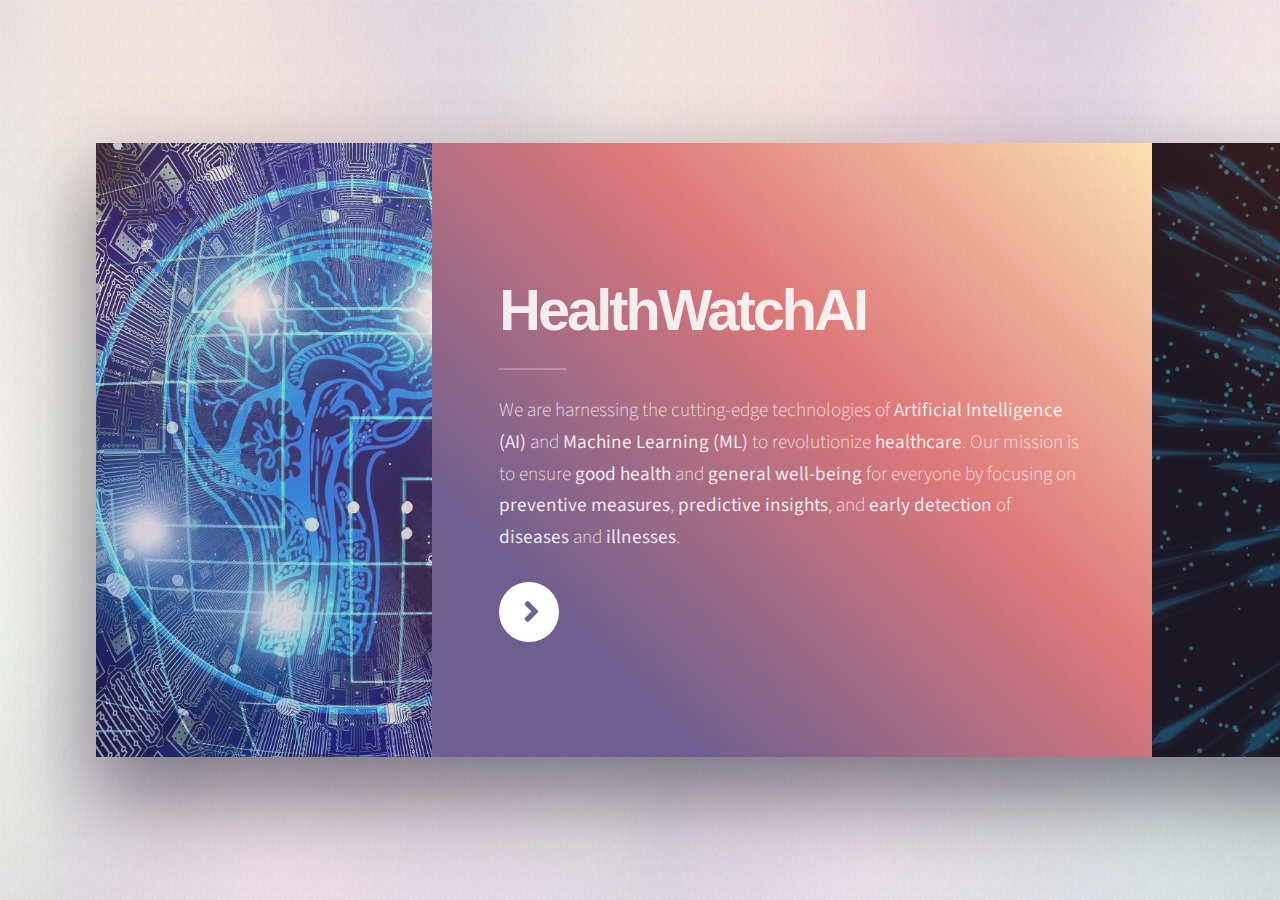
<file: index.html>
<!DOCTYPE HTML>
<!--
	Ethereal by HTML5 UP
	html5up.net | @ajlkn
	Free for personal and commercial use under the CCA 3.0 license (html5up.net/license)
-->
<html lang="en">
	<head>
		<title>HealthWatchAI</title>
		<meta charset="utf-8" />
		<meta name="viewport" content="width=device-width, initial-scale=1, user-scalable=no" />
		<meta name="description" content="We are harnessing the cutting-edge technologies of Artificial Intelligence (AI) and Machine Learning (ML) to revolutionize healthcare. Our mission is to ensure good health and general well-being for everyone by focusing on preventive measures, predictive insights, and early detection of diseases and illnesses." />
		<link rel="stylesheet" href="assets/css/main.css" />
		<noscript><link rel="stylesheet" href="assets/css/noscript.css" /></noscript>
	</head>
	<body class="is-preload">

		<!-- Page Wrapper -->
			<div id="page-wrapper">

				<!-- Wrapper -->
					<div id="wrapper">

						<!-- Panel (Banner) -->
							<section class="panel banner right" id="next0">
								<div class="content color0 span-3-75">
									<h1 class="major">HealthWatchAI</h1>
									<p>We are harnessing the cutting-edge technologies of <strong>Artificial Intelligence (AI)</strong> and <strong>Machine Learning (ML)</strong> to revolutionize <strong>healthcare</strong>. Our mission is to ensure <strong>good health</strong> and <strong>general well-being</strong> for everyone by focusing on <strong>preventive measures</strong>, <strong>predictive insights</strong>, and <strong>early detection</strong> of <strong>diseases</strong> and <strong>illnesses</strong>.</p>
									<ul class="actions">
										<li><a href="#next1" class="button primary color1 circle icon solid fa-angle-right for-tablet-desktop">Next</a></li>
									</ul>
								</div>
								<div class="image filtered span-1-75" data-position="25% 25%">
									<img src="images/pic01.jpg" alt="" />
								</div>
							</section>

						<!-- Panel (Spotlight) -->
							<section class="panel spotlight medium right" id="next1">
								<div class="content span-7">
									<h2 class="major">The Power of AI and ML in Disease Prevention and Early Detection</h2>
									<p>Why wait until it's too late? With <strong>HealthWatchAI</strong>, we believe that <strong>proactive healthcare</strong> is the key to a <strong>healthier future</strong>. The advanced <strong>AI algorithms</strong> we have developed <strong>analyze vast amounts of data</strong>, empowering us to <strong>identify potential health risks</strong> and provide <strong>timely interventions</strong>. By leveraging the power of <strong>AI</strong> and <strong>ML</strong>, we aim to transform the way diseases are understood, managed, and prevented.</p>
									<ul class="actions">
										<li><a href="#next0" class="button primary color1 circle icon solid fa-angle-left for-tablet-desktop">Previous</a></li>
										<li><a href="#next2" class="button primary color1 circle icon solid fa-angle-right for-tablet-desktop">Next</a></li>
									</ul>
								</div>
								<div class="image filtered tinted" data-position="top left">
									<img src="images/pic02.jpg" alt="" />
								</div>
							</section>

						<!-- Panel (Spotlight) -->
							<section class="panel spotlight medium right" id="next2">
								<div class="content span-7">
									<h2 class="major">Revolutionizing Healthcare with Artificial Intelligence</h2>
									<p><strong>Prevention</strong> is at the core of our philosophy. By <strong>monitoring</strong> various <strong>health parameters</strong>, <strong>HealthWatchAI</strong> empowers individuals to take charge of their well-being. Through <strong>continuous analysis of data</strong>, our intelligent systems offer <strong>personalized recommendations</strong> and <strong>actionable insights</strong> to maintain <strong>optimal health</strong>. We believe that by <strong>identifying potential health concerns early on</strong>, we can significantly <strong>improve treatment outcomes</strong> and enhance overall <strong>quality of life</strong>.</p>
									<ul class="actions">
										<li><a href="#next1" class="button primary color1 circle icon solid fa-angle-left for-tablet-desktop">Previous</a></li>
										<li><a href="#next3" class="button primary color1 circle icon solid fa-angle-right for-tablet-desktop">Next</a></li>
									</ul>
								</div>
								<div class="image filtered tinted" data-position="top right">
									<img src="images/pic03.jpg" alt="" />
								</div>
							</section>

						<!-- Panel -->
							<section class="panel" id="next3">
								<div class="intro color4">
									<h2 class="major">Preventive Care</h2>
									<p>Our <strong>AI-driven platform</strong> emphasizes preventive measures by <strong>monitoring vital health indicators</strong> and <strong>offering personalized guidance</strong> to help you maintain a <strong>healthy lifestyle</strong>.</p>
									<ul class="actions">
										<li><a href="#next2" class="button primary color1 circle icon solid fa-angle-left for-tablet-desktop">Previous</a></li>
										<li><a href="#next4" class="button primary color1 circle icon solid fa-angle-right for-tablet-desktop">Next</a></li>
									</ul>
								</div>
							</section>
						<!-- Panel -->
							<section class="panel" id="next4">
								<div class="intro color3">
									<h2 class="major">Predictive Insights</h2>
									<p>By leveraging the power of <strong>AI</strong> and <strong>ML</strong>, <strong>HealthWatchAI</strong> provides <strong>predictive insights</strong>, <strong>identifying potential health risks</strong> based on <strong>individual patterns</strong> and <strong>historical data</strong>.</p>
									<ul class="actions">
										<li><a href="#next3" class="button primary color1 circle icon solid fa-angle-left for-tablet-desktop">Previous</a></li>
										<li><a href="#next5" class="button primary color1 circle icon solid fa-angle-right for-tablet-desktop">Next</a></li>
									</ul>
								</div>
							</section>

						<!-- Panel -->
							<section class="panel" id="next5">
								<div class="intro color2">
									<h2 class="major">Early Detection</h2>
									<p>Our <strong>advanced algorithms</strong> analyze various <strong>health parameters</strong>, enabling <strong>early detection</strong> of diseases and illnesses, increasing the chances of successful <strong>treatment</strong> and <strong>recovery</strong>.</p>
									<ul class="actions">
										<li><a href="#next4" class="button primary color1 circle icon solid fa-angle-left for-tablet-desktop">Previous</a></li>
										<li><a href="#next6" class="button primary color1 circle icon solid fa-angle-right for-tablet-desktop">Next</a></li>
									</ul>
								</div>
							</section>

						<!-- Panel -->
							<section class="panel" id="next6">
								<div class="intro color1">
									<h2 class="major">Personalized Guide</h2>
									<p><strong>HealthWatchAI</strong> offers tailored <strong>recommendations</strong> based on your <strong>unique health profile</strong>, ensuring that you receive the most <strong>relevant</strong> and <strong>effective guidance</strong> for <strong>maintaining good health</strong>.</p>
									<ul class="actions">
										<li><a href="#next5" class="button primary color1 circle icon solid fa-angle-left for-tablet-desktop">Previous</a></li>
										<li><a href="#next7" class="button primary color1 circle icon solid fa-angle-right for-tablet-desktop">Next</a></li>
									</ul>
								</div>
							</section>

						<!-- Panel -->
							<section class="panel color4-alt" id="next7">
								<div class="intro color4">
									<h2 class="major">Sign Up Now</h2>
									<p>Join <strong>HealthWatchAI</strong> and experience the <strong>groundbreaking advancements</strong> in <strong>AI-driven healthcare</strong>. <strong>Sign up now</strong> to try out the <strong>Alpha Version</strong> and provide feedback. Together, let's pave the way towards a <strong>healthier future</strong> and happier tomorrow.</p>
									<p><a class="button primary" href="https://healthwatchai.app" target="_blank">Sign Up Now</a></p>
									<ul class="actions">
										<li><a href="#next6" class="button primary color1 circle icon solid fa-angle-left for-tablet-desktop">Previous</a></li>
									</ul>
								</div>
								<div class="inner columns divided">
									<div class="span-3-25">
										<ul class="contact-icons color1">
											<li class="icon fa-envelope"><a href="#">Hello@HealthWatchAI.com</a></li>
										</ul>
									</div>
								</div>
							</section>

						<!-- Copyright -->
							<div class="copyright">&copy; <a href="/">HealthWatchAI</a> &nbsp; | &nbsp; <a href="/terms-of-use/">Terms of Use</a> &nbsp; | &nbsp; <a href="/privacy-policy/">Privacy Policy</a> &nbsp; | &nbsp; <a href="/medical-disclaimer/">Medical Disclaimer</a></div>

					</div>

			</div>

		<!-- Scripts -->
			<script src="assets/js/jquery.min.js"></script>
			<script src="assets/js/browser.min.js"></script>
			<script src="assets/js/breakpoints.min.js"></script>
			<script src="assets/js/main.js"></script>

	</body>
</html>
</file>
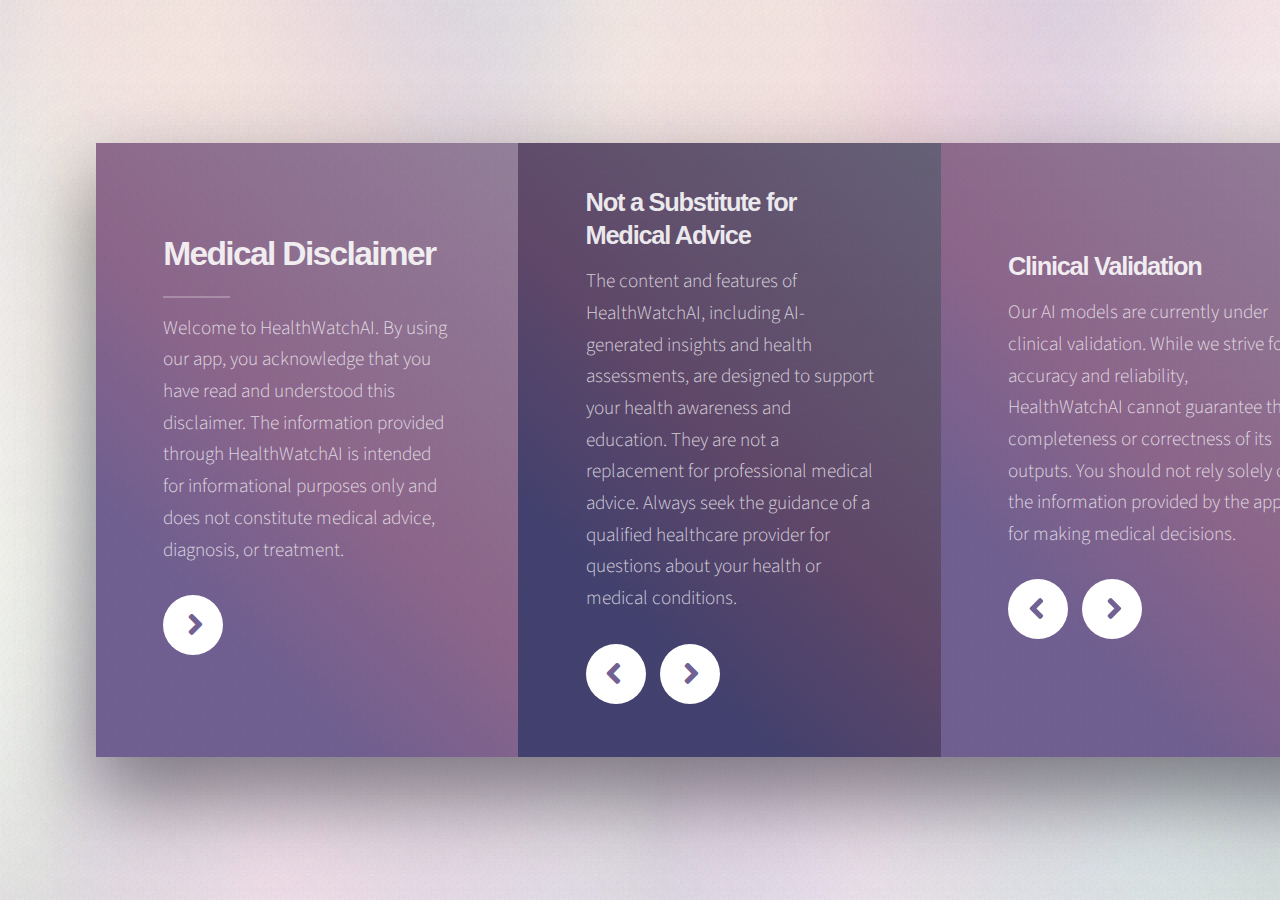
<file: medical-disclaimer/index.html>
<!DOCTYPE HTML>
<!--
	Ethereal by HTML5 UP
	html5up.net | @ajlkn
	Free for personal and commercial use under the CCA 3.0 license (html5up.net/license)
-->
<html lang="en">
	<head>
		<title>HealthWatchAI :: Medical Disclaimer</title>
		<meta charset="utf-8" />
		<meta name="viewport" content="width=device-width, initial-scale=1, user-scalable=no" />
		<meta name="description" content="We are harnessing the cutting-edge technologies of Artificial Intelligence (AI) and Machine Learning (ML) to revolutionize healthcare. Our mission is to ensure good health and general well-being for everyone by focusing on preventive measures, predictive insights, and early detection of diseases and illnesses." />
		<link rel="stylesheet" href="../assets/css/main.css" />
		<noscript><link rel="stylesheet" href="../assets/css/noscript.css" /></noscript>
	</head>
	<body class="is-preload">

		<!-- Page Wrapper -->
			<div id="page-wrapper">

				<!-- Wrapper -->
					<div id="wrapper">

                        <!-- Panel -->
							<section class="panel" id="next0">
								<div class="intro color1">
									<h2 class="major">Medical Disclaimer</h2>

                                    <p>Welcome to HealthWatchAI. By using our app, you acknowledge that you have read and understood this disclaimer. The information provided through HealthWatchAI is intended for informational purposes only and does not constitute medical advice, diagnosis, or treatment.</p>

									<ul class="actions">
										<li><a href="#next1" class="button primary color1 circle icon solid fa-angle-right for-tablet-desktop">Next</a></li>
									</ul>
								</div>
							</section>
                        
                        <!-- Panel -->
							<section class="panel" id="next1">
								<div class="intro color4">
                                    <h3>Not a Substitute for Medical Advice</h3>

                                    <p>The content and features of HealthWatchAI, including AI-generated insights and health assessments, are designed to support your health awareness and education. They are not a replacement for professional medical advice. Always seek the guidance of a qualified healthcare provider for questions about your health or medical conditions.</p>

									<ul class="actions">
										<li><a href="#next0" class="button primary color1 circle icon solid fa-angle-left for-tablet-desktop">Previous</a></li>
										<li><a href="#next2" class="button primary color1 circle icon solid fa-angle-right for-tablet-desktop">Next</a></li>
									</ul>
								</div>
							</section>

                        <!-- Panel -->
							<section class="panel" id="next2">
								<div class="intro color1">
                                    <h3>Clinical Validation</h3>

                                    <p>Our AI models are currently under clinical validation. While we strive for accuracy and reliability, HealthWatchAI cannot guarantee the completeness or correctness of its outputs. You should not rely solely on the information provided by the app for making medical decisions.</p>

									<ul class="actions">
										<li><a href="#next1" class="button primary color1 circle icon solid fa-angle-left for-tablet-desktop">Previous</a></li>
										<li><a href="#next3" class="button primary color1 circle icon solid fa-angle-right for-tablet-desktop">Next</a></li>
									</ul>
								</div>
							</section>

						<!-- Panel -->
							<section class="panel" id="next3">
								<div class="intro color4">
                                    <h3>No Doctor-Patient Relationship</h3>

                                    <p>Using HealthWatchAI does not create a doctor-patient relationship between you and HealthWatchAI or its developers. The app does not provide personalized medical opinions or prescribe treatments.</p>

									<ul class="actions">
										<li><a href="#next2" class="button primary color1 circle icon solid fa-angle-left for-tablet-desktop">Previous</a></li>
										<li><a href="#next4" class="button primary color1 circle icon solid fa-angle-right for-tablet-desktop">Next</a></li>
									</ul>
								</div>
							</section>

						<!-- Panel -->
							<section class="panel" id="next4">
								<div class="intro color1">
									<h3>Liability Disclaimer</h3>

									<p>HealthWatchAI disclaims all liability for any harm, injury, or damage arising from the use or misuse of the app's information and services. You assume full responsibility for any decisions or actions taken based on the app’s information.</p>

									<ul class="actions">
										<li><a href="#next3" class="button primary color1 circle icon solid fa-angle-left for-tablet-desktop">Previous</a></li>
										<li><a href="#next5" class="button primary color1 circle icon solid fa-angle-right for-tablet-desktop">Next</a></li>
									</ul>
								</div>
							</section>

						<!-- Panel -->
							<section class="panel" id="next5">
								<div class="intro color4">
									<h3>External Links</h3>

									<p>HealthWatchAI may include links to external websites or resources. We do not control the content or policies of these external sources and are not responsible for their accuracy or reliability.</p>

									<ul class="actions">
										<li><a href="#next4" class="button primary color1 circle icon solid fa-angle-left for-tablet-desktop">Previous</a></li>
										<li><a href="#next6" class="button primary color1 circle icon solid fa-angle-right for-tablet-desktop">Next</a></li>
									</ul>
								</div>
							</section>

						<!-- Panel -->
							<section class="panel" id="next6">
								<div class="intro color1">
									<h3>Use at Your Own Risk</h3>

									<p>The use of HealthWatchAI is at your own risk. While we work diligently to enhance the accuracy and security of the app, no technology is infallible. Always consult a healthcare provider for medical concerns.</p>

									<ul class="actions">
										<li><a href="#next5" class="button primary color1 circle icon solid fa-angle-left for-tablet-desktop">Previous</a></li>
										<li><a href="#next7" class="button primary color1 circle icon solid fa-angle-right for-tablet-desktop">Next</a></li>
									</ul>
								</div>
							</section>

						<!-- Panel -->
							<section class="panel" id="next7">
								<div class="intro color4">
									<h3>Updates to This Disclaimer</h3>

									<p>We may update this disclaimer from time to time to reflect changes in our app, technology, or legal requirements. Please review it periodically for any updates.</p>

									<ul class="actions">
										<li><a href="#next6" class="button primary color1 circle icon solid fa-angle-left for-tablet-desktop">Previous</a></li>
										<li><a href="#next8" class="button primary color1 circle icon solid fa-angle-right for-tablet-desktop">Next</a></li>
									</ul>
								</div>
							</section>

						<!-- Panel -->
							<section class="panel" id="next8">
								<div class="intro color1">
									<h3>Changes to This Privacy Policy</h3>

									<p>This Privacy Policy will remain in effect except with respect to any changes in its provisions in the future, which will be in effect immediately after being posted on this page.</p>

									<ul class="actions">
										<li><a href="#next7" class="button primary color1 circle icon solid fa-angle-left for-tablet-desktop">Previous</a></li>
										<li><a href="#next9" class="button primary color1 circle icon solid fa-angle-right for-tablet-desktop">Next</a></li>
									</ul>
								</div>
							</section>

						<!-- Panel -->
							<section class="panel" id="next9">
								<div class="intro color1">
									<h2 class="major">Contact Us</h2>

									<p>If you have any questions about this Privacy Policy, please contact us.</p>

									<ul class="contact-icons color1">
										<li class="icon fa-envelope"><a href="#">Hello@HealthWatchAI.com</a></li>
									</ul>

									<ul class="actions">
										<li><a href="#next8" class="button primary color1 circle icon solid fa-angle-left for-tablet-desktop">Previous</a></li>
									</ul>
								</div>
							</section>

						<!-- Copyright -->
							<div class="copyright">&copy; <a href="/">HealthWatchAI</a> &nbsp; | &nbsp; <a href="/terms-of-use/">Terms of Use</a> &nbsp; | &nbsp; <a href="/privacy-policy/">Privacy Policy</a> &nbsp; | &nbsp; <a href="/medical-disclaimer/">Medical Disclaimer</a></div>

					</div>

			</div>

		<!-- Scripts -->
			<script src="../assets/js/jquery.min.js"></script>
			<script src="../assets/js/browser.min.js"></script>
			<script src="../assets/js/breakpoints.min.js"></script>
			<script src="../assets/js/main.js"></script>

	</body>
</html>
</file>
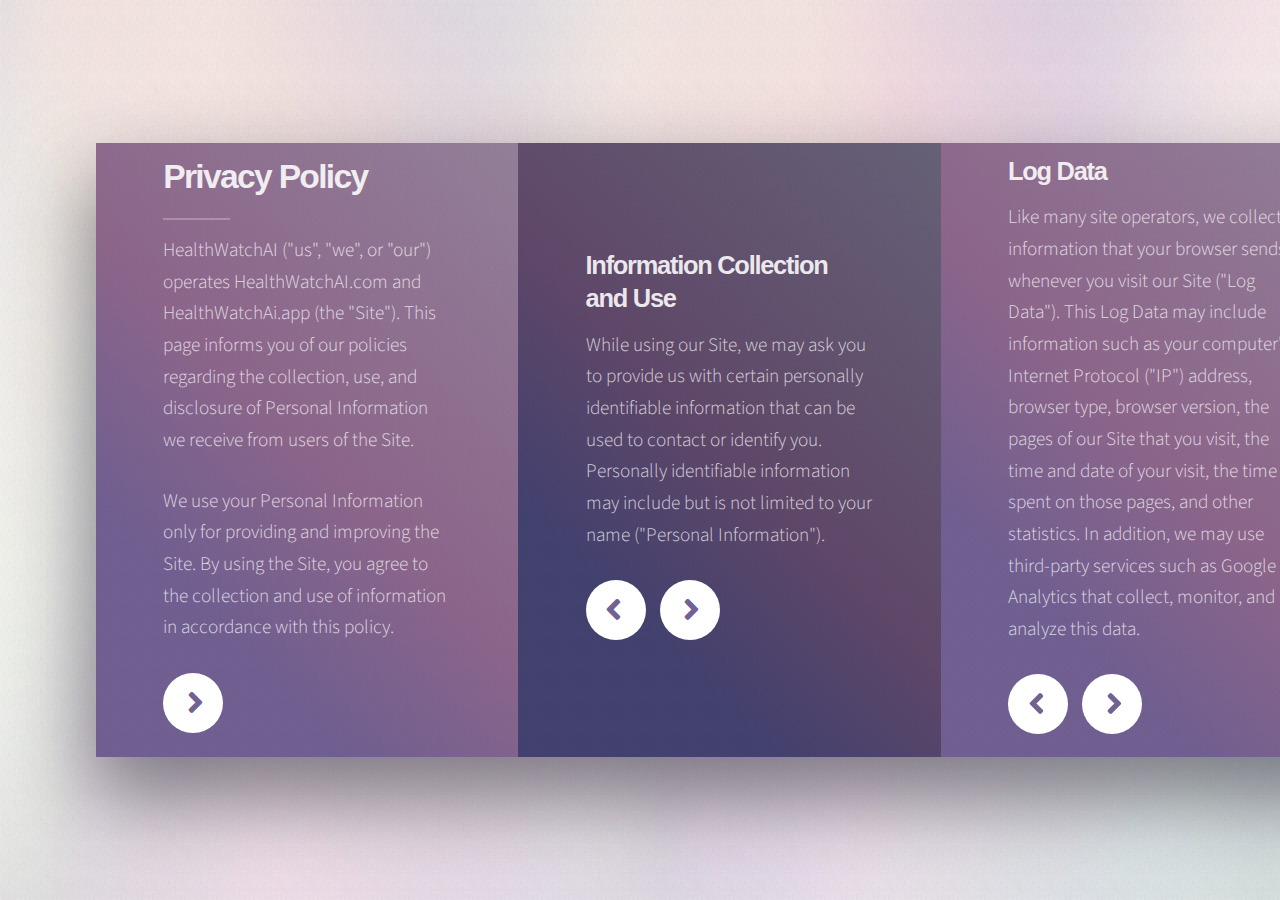
<file: privacy-policy/index.html>
<!DOCTYPE HTML>
<!--
	Ethereal by HTML5 UP
	html5up.net | @ajlkn
	Free for personal and commercial use under the CCA 3.0 license (html5up.net/license)
-->
<html lang="en">
	<head>
		<title>HealthWatchAI :: Privacy Policy</title>
		<meta charset="utf-8" />
		<meta name="viewport" content="width=device-width, initial-scale=1, user-scalable=no" />
		<meta name="description" content="We are harnessing the cutting-edge technologies of Artificial Intelligence (AI) and Machine Learning (ML) to revolutionize healthcare. Our mission is to ensure good health and general well-being for everyone by focusing on preventive measures, predictive insights, and early detection of diseases and illnesses." />
		<link rel="stylesheet" href="../assets/css/main.css" />
		<noscript><link rel="stylesheet" href="../assets/css/noscript.css" /></noscript>
	</head>
	<body class="is-preload">

		<!-- Page Wrapper -->
			<div id="page-wrapper">

				<!-- Wrapper -->
					<div id="wrapper">

                        <!-- Panel -->
							<section class="panel" id="next0">
								<div class="intro color1">
									<h2 class="major">Privacy Policy</h2>

                                    <p>HealthWatchAI ("us", "we", or "our") operates HealthWatchAI.com and HealthWatchAi.app (the "Site"). This page informs you of our policies regarding the collection, use, and disclosure of Personal Information we receive from users of the Site.</p>

                                    <p>We use your Personal Information only for providing and improving the Site. By using the Site, you agree to the collection and use of information in accordance with this policy.</p>

									<ul class="actions">
										<li><a href="#next1" class="button primary color1 circle icon solid fa-angle-right for-tablet-desktop">Next</a></li>
									</ul>
								</div>
							</section>
                        
                        <!-- Panel -->
							<section class="panel" id="next1">
								<div class="intro color4">
                                    <h3>Information Collection and Use</h3>

                                    <p>While using our Site, we may ask you to provide us with certain personally identifiable information that can be used to contact or identify you. Personally identifiable information may include but is not limited to your name ("Personal Information").</p>

									<ul class="actions">
										<li><a href="#next0" class="button primary color1 circle icon solid fa-angle-left for-tablet-desktop">Previous</a></li>
										<li><a href="#next2" class="button primary color1 circle icon solid fa-angle-right for-tablet-desktop">Next</a></li>
									</ul>
								</div>
							</section>

                        <!-- Panel -->
							<section class="panel" id="next2">
								<div class="intro color1">
                                    <h3>Log Data</h3>

                                    <p>Like many site operators, we collect information that your browser sends whenever you visit our Site ("Log Data"). This Log Data may include information such as your computer's Internet Protocol ("IP") address, browser type, browser version, the pages of our Site that you visit, the time and date of your visit, the time spent on those pages, and other statistics. In addition, we may use third-party services such as Google Analytics that collect, monitor, and analyze this data.</p>

									<ul class="actions">
										<li><a href="#next1" class="button primary color1 circle icon solid fa-angle-left for-tablet-desktop">Previous</a></li>
										<li><a href="#next3" class="button primary color1 circle icon solid fa-angle-right for-tablet-desktop">Next</a></li>
									</ul>
								</div>
							</section>

						<!-- Panel -->
							<section class="panel" id="next3">
								<div class="intro color4">
                                    <h3>Health Data</h3>

                                    <p>Your control over your health data is paramount within the Site. We prioritize empowering you by ensuring that any health-related information collected remains under your complete jurisdiction. This means unfettered access to your data, affording you the autonomy to retain or delete it at your discretion. We are committed to safeguarding your privacy and providing you with the capability to manage your personal health information as you see fit.</p>

									<ul class="actions">
										<li><a href="#next2" class="button primary color1 circle icon solid fa-angle-left for-tablet-desktop">Previous</a></li>
										<li><a href="#next4" class="button primary color1 circle icon solid fa-angle-right for-tablet-desktop">Next</a></li>
									</ul>
								</div>
							</section>

						<!-- Panel -->
							<section class="panel" id="next4">
								<div class="intro color1">
									<h3>Communications</h3>

									<p>We may use your Personal Information to contact you with newsletters, marketing, or promotional materials and other information that may be of interest to you. You may opt-out of receiving any, or all, of these communications from us by following the unsubscribe link or instructions provided in any email we send.</p>

									<ul class="actions">
										<li><a href="#next3" class="button primary color1 circle icon solid fa-angle-left for-tablet-desktop">Previous</a></li>
										<li><a href="#next5" class="button primary color1 circle icon solid fa-angle-right for-tablet-desktop">Next</a></li>
									</ul>
								</div>
							</section>

						<!-- Panel -->
							<section class="panel" id="next5">
								<div class="intro color4">
									<h3>Cookies</h3>

									<p>Cookies are files with a small amount of data, which may include an anonymous unique identifier. Cookies are sent to your browser from a website and stored on your computer's hard drive.</p>

									<p>Like many sites, we use "cookies" to collect information. You can instruct your browser to refuse all cookies or to indicate when a cookie is being sent. However, if you do not accept cookies, you may not be able to use some portions of our Site.</p>

									<ul class="actions">
										<li><a href="#next4" class="button primary color1 circle icon solid fa-angle-left for-tablet-desktop">Previous</a></li>
										<li><a href="#next6" class="button primary color1 circle icon solid fa-angle-right for-tablet-desktop">Next</a></li>
									</ul>
								</div>
							</section>

						<!-- Panel -->
							<section class="panel" id="next6">
								<div class="intro color1">
									<h3>Security</h3>

									<p>The security of your Personal Information is important to us, but remember that no method of transmission over the Internet, or method of electronic storage, is 100% secure. While we strive to use commercially acceptable means to protect your Personal Information, we cannot guarantee its absolute security.</p>

									<ul class="actions">
										<li><a href="#next5" class="button primary color1 circle icon solid fa-angle-left for-tablet-desktop">Previous</a></li>
										<li><a href="#next7" class="button primary color1 circle icon solid fa-angle-right for-tablet-desktop">Next</a></li>
									</ul>
								</div>
							</section>

						<!-- Panel -->
							<section class="panel" id="next7">
								<div class="intro color4">
									<h3>Compliance With Laws</h3>

									<p>We will disclose your Personal Information where required to do so by law or subpoena.</p>

									<ul class="actions">
										<li><a href="#next6" class="button primary color1 circle icon solid fa-angle-left for-tablet-desktop">Previous</a></li>
										<li><a href="#next8" class="button primary color1 circle icon solid fa-angle-right for-tablet-desktop">Next</a></li>
									</ul>
								</div>
							</section>

						<!-- Panel -->
							<section class="panel" id="next8">
								<div class="intro color1">
									<h3>Changes to This Privacy Policy</h3>

									<p>This Privacy Policy will remain in effect except with respect to any changes in its provisions in the future, which will be in effect immediately after being posted on this page.</p>

									<ul class="actions">
										<li><a href="#next7" class="button primary color1 circle icon solid fa-angle-left for-tablet-desktop">Previous</a></li>
										<li><a href="#next9" class="button primary color1 circle icon solid fa-angle-right for-tablet-desktop">Next</a></li>
									</ul>
								</div>
							</section>

						<!-- Panel -->
							<section class="panel" id="next9">
								<div class="intro color4">
									<h3>Changes to This Privacy Policy</h3>

									<p>We reserve the right to update or change our Privacy Policy at any time and you should check this Privacy Policy periodically. Your continued use of the Service after we post any modifications to the Privacy Policy on this page will constitute your acknowledgment of the modifications and your consent to abide and be bound by the modified Privacy Policy.</p>

									<ul class="actions">
										<li><a href="#next8" class="button primary color1 circle icon solid fa-angle-left for-tablet-desktop">Previous</a></li>
										<li><a href="#next10" class="button primary color1 circle icon solid fa-angle-right for-tablet-desktop">Next</a></li>
									</ul>
								</div>
							</section>

						<!-- Panel -->
						<section class="panel" id="next10">
							<div class="intro color1">
								<h2 class="major">Contact Us</h2>

								<p>If you have any questions about this Privacy Policy, please contact us.</p>

								<ul class="contact-icons color1">
									<li class="icon fa-envelope"><a href="#">Hello@HealthWatchAI.com</a></li>
								</ul>

								<ul class="actions">
									<li><a href="#next9" class="button primary color1 circle icon solid fa-angle-left for-tablet-desktop">Previous</a></li>
								</ul>
							</div>
						</section>

						<!-- Copyright -->
							<div class="copyright">&copy; <a href="/">HealthWatchAI</a> &nbsp; | &nbsp; <a href="/terms-of-use/">Terms of Use</a> &nbsp; | &nbsp; <a href="/privacy-policy/">Privacy Policy</a> &nbsp; | &nbsp; <a href="/medical-disclaimer/">Medical Disclaimer</a></div>

					</div>

			</div>

		<!-- Scripts -->
			<script src="../assets/js/jquery.min.js"></script>
			<script src="../assets/js/browser.min.js"></script>
			<script src="../assets/js/breakpoints.min.js"></script>
			<script src="../assets/js/main.js"></script>

	</body>
</html>
</file>
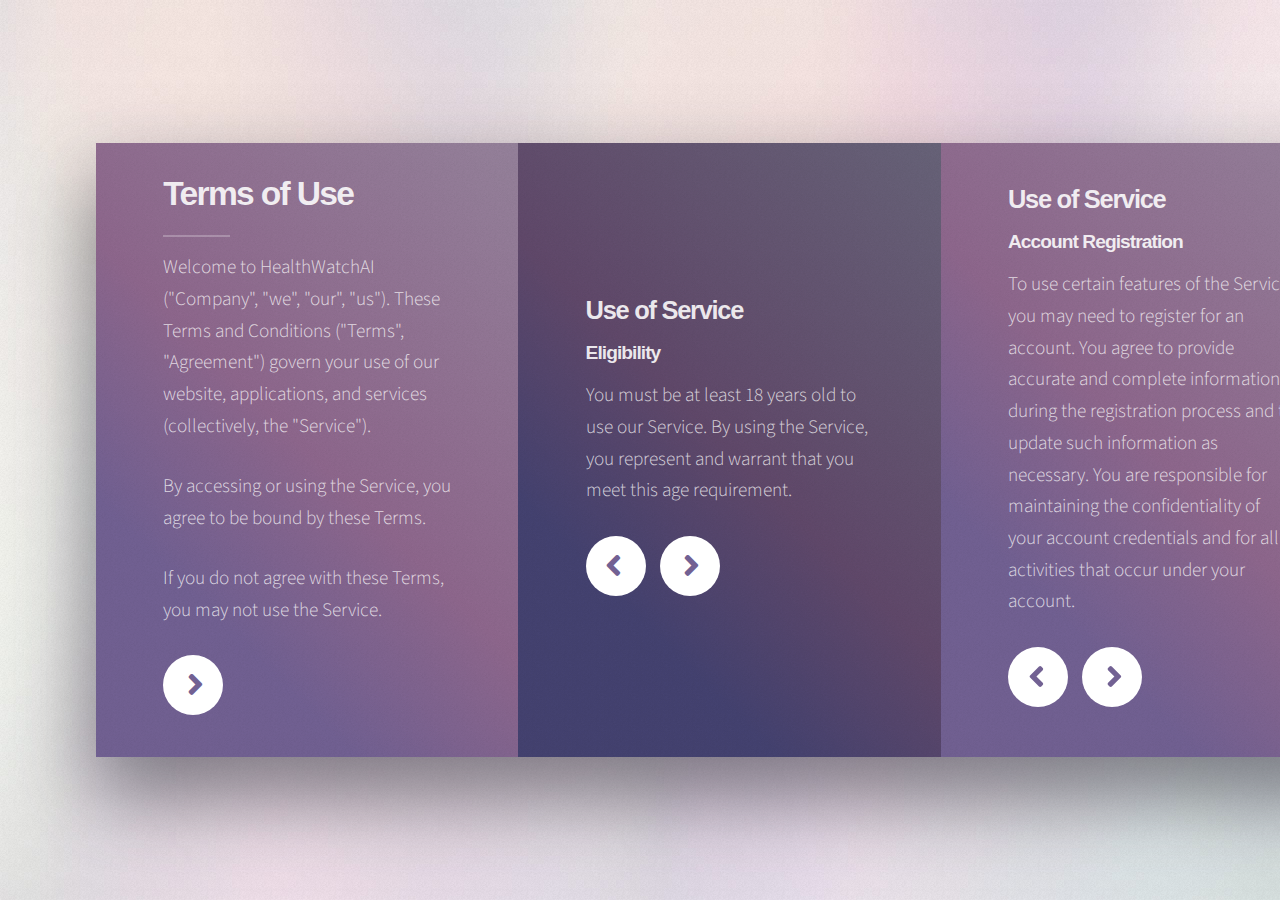
<file: terms-of-use/index.html>
<!DOCTYPE HTML>
<!--
	Ethereal by HTML5 UP
	html5up.net | @ajlkn
	Free for personal and commercial use under the CCA 3.0 license (html5up.net/license)
-->
<html lang="en">
	<head>
		<title>HealthWatchAI :: Terms of Use</title>
		<meta charset="utf-8" />
		<meta name="viewport" content="width=device-width, initial-scale=1, user-scalable=no" />
		<meta name="description" content="We are harnessing the cutting-edge technologies of Artificial Intelligence (AI) and Machine Learning (ML) to revolutionize healthcare. Our mission is to ensure good health and general well-being for everyone by focusing on preventive measures, predictive insights, and early detection of diseases and illnesses." />
		<link rel="stylesheet" href="../assets/css/main.css" />
		<noscript><link rel="stylesheet" href="../assets/css/noscript.css" /></noscript>
	</head>
	<body class="is-preload">

		<!-- Page Wrapper -->
			<div id="page-wrapper">

				<!-- Wrapper -->
					<div id="wrapper">

                        <!-- Panel -->
							<section class="panel" id="next0">
								<div class="intro color1">
									<h2 class="major">Terms of Use</h2>
									
									<p>Welcome to HealthWatchAI ("Company", "we", "our", "us"). These Terms and Conditions ("Terms", "Agreement") govern your use of our website, applications, and services (collectively, the "Service"). </p>

                                    <p>By accessing or using the Service, you agree to be bound by these Terms.</p>

                                    <p>If you do not agree with these Terms, you may not use the Service.</p>

									<ul class="actions">
										<li><a href="#next1" class="button primary color1 circle icon solid fa-angle-right for-tablet-desktop">Next</a></li>
									</ul>
								</div>
							</section>
                        
                        <!-- Panel -->
							<section class="panel" id="next1">
								<div class="intro color4">
                                    <h3>Use of Service</h3>

									<h4>Eligibility</h4>

                                    <p>You must be at least 18 years old to use our Service. By using the Service, you represent and warrant that you meet this age requirement.</p>

									<ul class="actions">
										<li><a href="#next0" class="button primary color1 circle icon solid fa-angle-left for-tablet-desktop">Previous</a></li>
										<li><a href="#next2" class="button primary color1 circle icon solid fa-angle-right for-tablet-desktop">Next</a></li>
									</ul>
								</div>
							</section>

                        <!-- Panel -->
							<section class="panel" id="next2">
								<div class="intro color1">
									<h3>Use of Service</h3>

									<h4>Account Registration</h4>

									<p>To use certain features of the Service, you may need to register for an account. You agree to provide accurate and complete information during the registration process and to update such information as necessary. You are responsible for maintaining the confidentiality of your account credentials and for all activities that occur under your account.</p>

									<ul class="actions">
										<li><a href="#next1" class="button primary color1 circle icon solid fa-angle-left for-tablet-desktop">Previous</a></li>
										<li><a href="#next3" class="button primary color1 circle icon solid fa-angle-right for-tablet-desktop">Next</a></li>
									</ul>
								</div>
							</section>


						<!-- Panel -->
							<section class="panel" id="next3">
								<div class="intro color4">
									<h3>Use of Service</h3>

									<h4>Health Data Collection</h4>

									<p>Our Service collects health data from various wearable devices and health monitoring equipment. By using the Service, you consent to the collection, storage, and processing of your health data in accordance with our Privacy Policy.</p>

									<ul class="actions">
										<li><a href="#next2" class="button primary color1 circle icon solid fa-angle-left for-tablet-desktop">Previous</a></li>
										<li><a href="#next4" class="button primary color1 circle icon solid fa-angle-right for-tablet-desktop">Next</a></li>
									</ul>
								</div>
							</section>

						<!-- Panel -->
							<section class="panel" id="next4">
								<div class="intro color1">
									<h3>Use of Service</h3>

									<h4>Health Insights</h4>

									<p>The insights and recommendations provided by our Service are for informational purposes only and are not intended as medical advice. Always consult a healthcare professional before making any health-related decisions.</p>

									<ul class="actions">
										<li><a href="#next3" class="button primary color1 circle icon solid fa-angle-left for-tablet-desktop">Previous</a></li>
										<li><a href="#next5" class="button primary color1 circle icon solid fa-angle-right for-tablet-desktop">Next</a></li>
									</ul>
								</div>
							</section>

						<!-- Panel -->
							<section class="panel" id="next5">
								<div class="intro color4">
                                    <h3>User Responsibilities</h3>

									<h4>Prohibited Conduct</h4>

                                    <p>
										You agree not to engage in any of the following prohibited activities:<br/>
										Using the Service for any illegal or unauthorized purpose.<br/>
										Interfering with or disrupting the integrity or performance of the Service.<br/>
										Attempting to gain unauthorized access to any part of the Service or its related systems or networks.<br/>
										Using the Service to infringe upon the rights of others.<br/>
									</p>

									<ul class="actions">
										<li><a href="#next4" class="button primary color1 circle icon solid fa-angle-left for-tablet-desktop">Previous</a></li>
										<li><a href="#next6" class="button primary color1 circle icon solid fa-angle-right for-tablet-desktop">Next</a></li>
									</ul>
								</div>
							</section>

						<!-- Panel -->
							<section class="panel" id="next6">
								<div class="intro color1">
									<h3>User Responsibilities</h3>

									<h4>User Content</h4>

									<p>You may be able to submit, upload, or otherwise make available content (including health data) through the Service ("User Content"). You retain all rights to your User Content, but you grant us a non-exclusive, royalty-free, worldwide license to use, store, reproduce, modify, and distribute your User Content for the purpose of operating and improving the Service.</p>

									<ul class="actions">
										<li><a href="#next5" class="button primary color1 circle icon solid fa-angle-left for-tablet-desktop">Previous</a></li>
										<li><a href="#next7" class="button primary color1 circle icon solid fa-angle-right for-tablet-desktop">Next</a></li>
									</ul>
								</div>
							</section>

						<!-- Panel -->
							<section class="panel" id="next7">
								<div class="intro color4">
									<h3>Intellectual Property</h3>

									<h4>Ownership</h4>

									<p>All content and materials available on the Service, including but not limited to text, graphics, logos, icons, images, audio clips, and software, are the property of HealthWatchAI or its licensors and are protected by intellectual property laws.</p>

									<ul class="actions">
										<li><a href="#next6" class="button primary color1 circle icon solid fa-angle-left for-tablet-desktop">Previous</a></li>
										<li><a href="#next8" class="button primary color1 circle icon solid fa-angle-right for-tablet-desktop">Next</a></li>
									</ul>
								</div>
							</section>

						<!-- Panel -->
							<section class="panel" id="next8">
								<div class="intro color1">
									<h3>Intellectual Property</h3>

									<h4>License</h4>

									<p>We grant you a limited, non-exclusive, non-transferable, revocable license to use the Service for your personal, non-commercial use. You may not reproduce, distribute, modify, or create derivative works of the Service or any part thereof without our prior written consent.</p>

									<ul class="actions">
										<li><a href="#next7" class="button primary color1 circle icon solid fa-angle-left for-tablet-desktop">Previous</a></li>
										<li><a href="#next9" class="button primary color1 circle icon solid fa-angle-right for-tablet-desktop">Next</a></li>
									</ul>
								</div>
							</section>

						<!-- Panel -->
							<section class="panel" id="next9">
								<div class="intro color4">
									<h3>Disclaimers and Limitation of Liability</h3>

									<h4>Disclaimers</h4>

									<p>The Service is provided on an "as is" and "as available" basis without warranties of any kind, either express or implied. We do not warrant that the Service will be uninterrupted, error-free, or free of viruses or other harmful components.</p>

									<ul class="actions">
										<li><a href="#next8" class="button primary color1 circle icon solid fa-angle-left for-tablet-desktop">Previous</a></li>
										<li><a href="#next10" class="button primary color1 circle icon solid fa-angle-right for-tablet-desktop">Next</a></li>
									</ul>
								</div>
							</section>

						<!-- Panel -->
							<section class="panel" id="next10">
								<div class="intro color1">
									<h3>Disclaimers and Limitation of Liability</h3>

									<h4>Limitation of Liability</h4>

									<p>To the maximum extent permitted by law, HealthWatchAI and its affiliates, officers, directors, employees, and agents shall not be liable for any indirect, incidental, special, consequential, or punitive damages, or any loss of profits or revenues, whether incurred directly or indirectly, or any loss of data, use, goodwill, or other intangible losses, resulting from:</p>

									<ul class="actions">
										<li><a href="#next9" class="button primary color1 circle icon solid fa-angle-left for-tablet-desktop">Previous</a></li>
										<li><a href="#next11" class="button primary color1 circle icon solid fa-angle-right for-tablet-desktop">Next</a></li>
									</ul>
								</div>
							</section>

						<!-- Panel -->
							<section class="panel" id="next11">
								<div class="intro color4">
									<h3>Disclaimers and Limitation of Liability</h3>

									<h4>Limitation of Liability</h4>

									<p>(a) your use or inability to use the Service; (b) any unauthorized access to or use of our servers and/or any personal information stored therein; (c) any interruption or cessation of transmission to or from the Service;</p>

									<ul class="actions">
										<li><a href="#next10" class="button primary color1 circle icon solid fa-angle-left for-tablet-desktop">Previous</a></li>
										<li><a href="#next12" class="button primary color1 circle icon solid fa-angle-right for-tablet-desktop">Next</a></li>
									</ul>
								</div>
							</section>

						<!-- Panel -->
							<section class="panel" id="next12">
								<div class="intro color1">
									<h3>Disclaimers and Limitation of Liability</h3>

									<h4>Limitation of Liability</h4>

									<p>(d) any bugs, viruses, Trojan horses, or the like that may be transmitted to or through the Service by any third party; or (e) any errors or omissions in any content or for any loss or damage incurred as a result of the use of any content posted, emailed, transmitted, or otherwise made available through the Service.</p>

									<ul class="actions">
										<li><a href="#next11" class="button primary color1 circle icon solid fa-angle-left for-tablet-desktop">Previous</a></li>
										<li><a href="#next13" class="button primary color1 circle icon solid fa-angle-right for-tablet-desktop">Next</a></li>
									</ul>
								</div>
							</section>

						<!-- Panel -->
							<section class="panel" id="next13">
								<div class="intro color4">
									<h3>Indemnification</h3>

									<p>You agree to indemnify, defend, and hold harmless HealthWatchAI and its affiliates, officers, directors, employees, and agents from and against any and all claims, liabilities, damages, losses, costs, expenses, or fees (including reasonable attorneys' fees) arising from your use of the Service or your violation of these Terms.</p>

									<ul class="actions">
										<li><a href="#next12" class="button primary color1 circle icon solid fa-angle-left for-tablet-desktop">Previous</a></li>
										<li><a href="#next14" class="button primary color1 circle icon solid fa-angle-right for-tablet-desktop">Next</a></li>
									</ul>
								</div>
							</section>

						<!-- Panel -->
							<section class="panel" id="next14">
								<div class="intro color1">
									<h3>Governing Law</h3>

									<p>These Terms shall be governed by and construed in accordance with the laws of [Your State/Country], without regard to its conflict of law principles.</p>

									<ul class="actions">
										<li><a href="#next13" class="button primary color1 circle icon solid fa-angle-left for-tablet-desktop">Previous</a></li>
										<li><a href="#next15" class="button primary color1 circle icon solid fa-angle-right for-tablet-desktop">Next</a></li>
									</ul>
								</div>
							</section>

						<!-- Panel -->
							<section class="panel" id="next15">
								<div class="intro color4">
									<h3>Changes to Terms</h3>

									<p>We reserve the right to modify or replace these Terms at any time. If a revision is material, we will provide at least [30 days'] notice prior to any new terms taking effect. Your continued use of the Service after the effective date of the revised Terms constitutes your acceptance of the revised Terms.</p>

									<ul class="actions">
										<li><a href="#next14" class="button primary color1 circle icon solid fa-angle-left for-tablet-desktop">Previous</a></li>
										<li><a href="#next16" class="button primary color1 circle icon solid fa-angle-right for-tablet-desktop">Next</a></li>
									</ul>
								</div>
							</section>

						<!-- Panel -->
							<section class="panel" id="next16">
								<div class="intro color1">
									<h2 class="major">Contact Us</h2>

									<p>If you have any questions about these Terms, please contact us.</p>

									<ul class="contact-icons color1">
										<li class="icon fa-envelope"><a href="#">Hello@HealthWatchAI.com</a></li>
									</ul>

									<ul class="actions">
										<li><a href="#next15" class="button primary color1 circle icon solid fa-angle-left for-tablet-desktop">Previous</a></li>
									</ul>
								</div>
							</section>

						<!-- Copyright -->
							<div class="copyright">&copy; <a href="/">HealthWatchAI</a> &nbsp; | &nbsp; <a href="/terms-of-use/">Terms of Use</a> &nbsp; | &nbsp; <a href="/privacy-policy/">Privacy Policy</a> &nbsp; | &nbsp; <a href="/medical-disclaimer/">Medical Disclaimer</a></div>

					</div>

			</div>

		<!-- Scripts -->
			<script src="../assets/js/jquery.min.js"></script>
			<script src="../assets/js/browser.min.js"></script>
			<script src="../assets/js/breakpoints.min.js"></script>
			<script src="../assets/js/main.js"></script>

	</body>
</html>
</file>
<file: assets/css/noscript.css>
/*
	Ethereal by HTML5 UP
	html5up.net | @ajlkn
	Free for personal and commercial use under the CCA 3.0 license (html5up.net/license)
*/

/* Page */

	body {
		overflow-x: scroll;
	}

/* Wrapper */

	body.is-preload #wrapper {
		-moz-transform: none;
		-webkit-transform: none;
		-ms-transform: none;
		transform: none;
		opacity: 1;
	}
</file>
<file: assets/css/main.css>
@import url(fontawesome-all.min.css);
@import url("https://fonts.googleapis.com/css?family=Source+Sans+Pro:300,400,300i,400i");

/*
	Ethereal by HTML5 UP
	html5up.net | @ajlkn
	Free for personal and commercial use under the CCA 3.0 license (html5up.net/license)
*/

html, body, div, span, applet, object,
iframe, h1, h2, h3, h4, h5, h6, p, blockquote,
pre, a, abbr, acronym, address, big, cite,
code, del, dfn, em, img, ins, kbd, q, s, samp,
small, strike, strong, sub, sup, tt, var, b,
u, i, center, dl, dt, dd, ol, ul, li, fieldset,
form, label, legend, table, caption, tbody,
tfoot, thead, tr, th, td, article, aside,
canvas, details, embed, figure, figcaption,
footer, header, hgroup, menu, nav, output, ruby,
section, summary, time, mark, audio, video {
	margin: 0;
	padding: 0;
	border: 0;
	font-size: 100%;
	font: inherit;
	vertical-align: baseline;}

article, aside, details, figcaption, figure,
footer, header, hgroup, menu, nav, section {
	display: block;}

body {
	line-height: 1;
}

ol, ul {
	list-style: none;
}

blockquote, q {
	quotes: none;
}

	blockquote:before, blockquote:after, q:before, q:after {
		content: '';
		content: none;
	}

table {
	border-collapse: collapse;
	border-spacing: 0;
}

body {
	-webkit-text-size-adjust: none;
}

mark {
	background-color: transparent;
	color: inherit;
}

input::-moz-focus-inner {
	border: 0;
	padding: 0;
}

input, select, textarea {
	-moz-appearance: none;
	-webkit-appearance: none;
	-ms-appearance: none;
	appearance: none;
}

/* Page */

	@-moz-keyframes load-spinner {
		0% {
			-moz-transform: rotate(0deg);
			-webkit-transform: rotate(0deg);
			-ms-transform: rotate(0deg);
			transform: rotate(0deg);
		}

		100% {
			-moz-transform: rotate(360deg);
			-webkit-transform: rotate(360deg);
			-ms-transform: rotate(360deg);
			transform: rotate(360deg);
		}
	}

	@-webkit-keyframes load-spinner {
		0% {
			-moz-transform: rotate(0deg);
			-webkit-transform: rotate(0deg);
			-ms-transform: rotate(0deg);
			transform: rotate(0deg);
		}

		100% {
			-moz-transform: rotate(360deg);
			-webkit-transform: rotate(360deg);
			-ms-transform: rotate(360deg);
			transform: rotate(360deg);
		}
	}

	@-ms-keyframes load-spinner {
		0% {
			-moz-transform: rotate(0deg);
			-webkit-transform: rotate(0deg);
			-ms-transform: rotate(0deg);
			transform: rotate(0deg);
		}

		100% {
			-moz-transform: rotate(360deg);
			-webkit-transform: rotate(360deg);
			-ms-transform: rotate(360deg);
			transform: rotate(360deg);
		}
	}

	@keyframes load-spinner {
		0% {
			-moz-transform: rotate(0deg);
			-webkit-transform: rotate(0deg);
			-ms-transform: rotate(0deg);
			transform: rotate(0deg);
		}

		100% {
			-moz-transform: rotate(360deg);
			-webkit-transform: rotate(360deg);
			-ms-transform: rotate(360deg);
			transform: rotate(360deg);
		}
	}

	@-ms-viewport {
		width: device-width;
	}

	html {
		width: 100%;
		height: 100%;
	}

	html {
		box-sizing: border-box;
	}

	*, *:before, *:after {
		box-sizing: inherit;
	}

	body {
		display: -moz-flex;
		display: -webkit-flex;
		display: -ms-flex;
		display: flex;
		-moz-align-items: center;
		-webkit-align-items: center;
		-ms-align-items: center;
		align-items: center;
		-moz-justify-content: -moz-flex-start;
		-webkit-justify-content: -webkit-flex-start;
		-ms-justify-content: -ms-flex-start;
		justify-content: flex-start;
		-ms-overflow-style: scrollbar;
		width: 100%;
		height: 100%;
		min-height: 30rem;
		overflow: hidden;
	}

		body:before {
			-moz-animation: load-spinner 1s infinite linear;
			-webkit-animation: load-spinner 1s infinite linear;
			-ms-animation: load-spinner 1s infinite linear;
			animation: load-spinner 1s infinite linear;
			-moz-transition: opacity 0.25s ease;
			-webkit-transition: opacity 0.25s ease;
			-ms-transition: opacity 0.25s ease;
			transition: opacity 0.25s ease;
			-moz-transition-delay: 0s;
			-webkit-transition-delay: 0s;
			-ms-transition-delay: 0s;
			transition-delay: 0s;
			pointer-events: none;
			content: '';
			display: block;
			position: absolute;
			top: 50%;
			left: 50%;
			width: 4rem;
			height: 4rem;
			margin: -2rem 0 0 -2rem;
			background-image: url("data:image/svg+xml;charset=utf8,%3Csvg xmlns='http://www.w3.org/2000/svg' xmlns:xlink='http://www.w3.org/1999/xlink' width='96px' height='96px' viewBox='0 0 96 96' zoomAndPan='disable'%3E%3Cstyle%3Ecircle %7Bfill: transparent%3B stroke: %232e2b37%3B stroke-width: 1.5px%3B %7D%3C/style%3E%3Cdefs%3E%3CclipPath id='corner'%3E%3Cpolygon points='0,0 48,0 48,48 96,48 96,96 0,96' /%3E%3C/clipPath%3E%3C/defs%3E%3Cg clip-path='url(%23corner)'%3E%3Ccircle cx='48' cy='48' r='32'/%3E%3C/g%3E%3C/svg%3E");
			background-position: center;
			background-repeat: no-repeat;
			background-size: 4rem;
			opacity: 0;
		}

		body:after {
			pointer-events: none;
			content: '';
			display: block;
			position: fixed;
			top: 0;
			left: 0;
			width: 100%;
			height: 100%;
			z-index: -1;
			background-attachment: fixed;
			background-color: #e1e6e1;
			background-image: url("../../images/overlay.png"), url("../../images/bg.jpg");
			background-repeat: repeat, repeat-x;
			background-size: 128px 128px, cover;
		}

		body.is-preload *, body.is-preload *:before, body.is-preload *:after {
			-moz-animation: none !important;
			-webkit-animation: none !important;
			-ms-animation: none !important;
			animation: none !important;
			-moz-transition: none !important;
			-webkit-transition: none !important;
			-ms-transition: none !important;
			transition: none !important;
		}

		body.is-preload:before {
			-moz-transition: opacity 1s ease;
			-webkit-transition: opacity 1s ease;
			-ms-transition: opacity 1s ease;
			transition: opacity 1s ease;
			-moz-transition-delay: 0.75s;
			-webkit-transition-delay: 0.75s;
			-ms-transition-delay: 0.75s;
			transition-delay: 0.75s;
			opacity: 0.25;
		}

	@media screen and (max-width: 736px) {

		html {
			height: auto;
		}

		body {
			height: auto;
			overflow-x: hidden;
			overflow-y: auto;
		}

	}

	@media screen and (max-width: 480px) {

		html, body {
			min-width: 320px;
		}

	}

/* Typography */

	html {
		font-size: 18pt;
		font-size: 1vmax;
	}

		@media screen and (max-width: 1680px) {

			html {
				font-size: 12pt;
				font-size: 1.1vmax;
			}

		}

		@media screen and (max-width: 1280px) {

			html {
				font-size: 11pt;
				font-size: 1.5vmax;
			}

		}

	body, input, select, textarea {
		color: rgba(255, 255, 255, 0.75);
		font-family: "Source Sans Pro", Helvetica, sans-serif;
		font-size: 1rem;
		font-weight: 300;
		line-height: 1.65;
	}

	a {
		-moz-transition: color 0.2s ease-in-out, border-bottom-color 0.2s ease-in-out;
		-webkit-transition: color 0.2s ease-in-out, border-bottom-color 0.2s ease-in-out;
		-ms-transition: color 0.2s ease-in-out, border-bottom-color 0.2s ease-in-out;
		transition: color 0.2s ease-in-out, border-bottom-color 0.2s ease-in-out;
		color: inherit;
		border-bottom: dotted 1px;
		text-decoration: none;
	}

		a:hover {
			border-bottom-color: transparent;
			color: #ffe4b4;
		}

	strong, b {
		color: rgba(255, 255, 255, 0.875);
		font-weight: 400;
	}

	em, i {
		font-style: italic;
	}

	p {
		margin: 0 0 1.5rem 0;
	}

		body.is-ie p {
			width: 100%;
		}

	h1, h2, h3, h4, h5, h6 {
		color: rgba(255, 255, 255, 0.875);
		font-family: Arial, Helvetica, sans-serif;
		font-weight: 700;
		line-height: 1.3;
		margin: 0 0 0.75rem 0;
		letter-spacing: -0.05em;
	}

		h1 a, h2 a, h3 a, h4 a, h5 a, h6 a {
			color: inherit;
			text-decoration: none;
		}

	h1.major, h2.major, h3.major {
		position: relative;
	}

		h1.major:after, h2.major:after, h3.major:after {
			content: '';
			position: absolute;
			left: 0;
			width: 3.5rem;
			height: 0.1rem;
			background-color: rgba(255, 255, 255, 0.25);
		}

	h1 {
		font-size: 3rem;
		line-height: 1.2;
	}

		h1.major {
			margin: 0 0 2.625rem 0;
		}

			h1.major:after {
				bottom: -1.325rem;
			}

	h2 {
		font-size: 1.75rem;
		line-height: 1.2;
	}

		h2.major {
			margin: 0 0 1.9875rem 0;
		}

			h2.major:after {
				bottom: -1.2rem;
			}

	h3 {
		font-size: 1.325rem;
	}

		h3.major {
			margin: 0 0 1.875rem 0;
		}

			h3.major:after {
				bottom: -0.75rem;
			}

	h4 {
		font-size: 1rem;
	}

	h5 {
		font-size: 0.9rem;
	}

	h6 {
		font-size: 0.7rem;
	}

	sub {
		font-size: 0.8rem;
		position: relative;
		top: 0.5rem;
	}

	sup {
		font-size: 0.8rem;
		position: relative;
		top: -0.5rem;
	}

	blockquote {
		border-left: solid 0.25rem rgba(255, 255, 255, 0.25);
		font-style: italic;
		margin: 0 0 1.5rem 0;
		padding: 0.375rem 0 0.375rem 1.5rem;
	}

	code {
		background: rgba(255, 255, 255, 0.075);
		border-radius: 0.25rem;
		font-family: "Courier New", monospace;
		font-size: 0.8rem;
		margin: 0 0.25rem;
		padding: 0.25rem 0.65rem;
	}

	pre {
		-webkit-overflow-scrolling: touch;
		font-family: "Courier New", monospace;
		font-size: 0.8rem;
		margin: 0 0 1.5rem 0;
		white-space: pre-wrap;
	}

		pre code {
			display: block;
			line-height: 1.625;
			padding: 1rem 1.5rem;
			overflow-x: auto;
			margin: 0;
		}

	hr {
		border: 0;
		border-bottom: solid 2px rgba(255, 255, 255, 0.25);
		margin: 1.875rem 0;
	}

	.align-left {
		text-align: left;
	}

	.align-center {
		text-align: center;
	}

	.align-right {
		text-align: right;
	}

	@media screen and (max-width: 736px) {

		html {
			font-size: 12pt;
		}

		h1 {
			font-size: 2.25rem;
			line-height: 1.2;
		}

			h1.major {
				margin: 0 0 2.625rem 0;
			}

				h1.major:after {
					bottom: -1.325rem;
				}

		h2 {
			font-size: 1.5rem;
			line-height: 1.2;
		}

			h2.major {
				margin: 0 0 1.9875rem 0;
			}

				h2.major:after {
					bottom: -1.2rem;
				}

		h3 {
			font-size: 1rem;
		}

			h3.major {
				margin: 0 0 1.875rem 0;
			}

				h3.major:after {
					bottom: -0.75rem;
				}

		h4 {
			font-size: 1rem;
		}

		h5 {
			font-size: 0.9rem;
		}

		h6 {
			font-size: 0.7rem;
		}

		h1 br, h2 br, h3 br, h4 br, h5 br, h6 br {
			display: none;
		}

	}

	@media screen and (max-width: 360px) {

		html {
			font-size: 11pt;
		}

	}

/* Form */

	form {
		margin: 0 0 1.5rem 0;
	}

		form > :last-child {
			margin-bottom: 0;
		}

		form > .fields {
			display: -moz-flex;
			display: -webkit-flex;
			display: -ms-flex;
			display: flex;
			-moz-flex-wrap: wrap;
			-webkit-flex-wrap: wrap;
			-ms-flex-wrap: wrap;
			flex-wrap: wrap;
			width: calc(100% + 3rem);
			margin: -1.5rem 0 1.5rem -1.5rem;
		}

			form > .fields > .field {
				-moz-flex-grow: 0;
				-webkit-flex-grow: 0;
				-ms-flex-grow: 0;
				flex-grow: 0;
				-moz-flex-shrink: 0;
				-webkit-flex-shrink: 0;
				-ms-flex-shrink: 0;
				flex-shrink: 0;
				padding: 1.5rem 0 0 1.5rem;
				width: calc(100% - 1.5rem);
			}

				form > .fields > .field.half {
					width: calc(50% - 0.75rem);
				}

				form > .fields > .field.third {
					width: calc(100%/3 - 0.5rem);
				}

				form > .fields > .field.quarter {
					width: calc(25% - 0.375rem);
				}

		@media screen and (max-width: 736px) {

			form > .fields {
				width: calc(100% + 2.25rem);
				margin: -1.125rem 0 1.5rem -1.125rem;
			}

				form > .fields > .field {
					padding: 1.125rem 0 0 1.125rem;
					width: calc(100% - 1.125rem);
				}

					form > .fields > .field.half {
						width: calc(100% - 1.125rem);
					}

					form > .fields > .field.third {
						width: calc(100% - 1.125rem);
					}

					form > .fields > .field.quarter {
						width: calc(100% - 1.125rem);
					}

		}

	label {
		color: rgba(255, 255, 255, 0.875);
		display: block;
		font-family: Arial, Helvetica, sans-serif;
		font-size: 0.8rem;
		font-weight: 700;
		margin: 0 0 0.4875rem 0;
	}

	input[type="text"],
	input[type="password"],
	input[type="email"],
	input[type="tel"],
	select,
	textarea {
		-moz-appearance: none;
		-webkit-appearance: none;
		-ms-appearance: none;
		appearance: none;
		background: transparent;
		border: solid 2px rgba(255, 255, 255, 0.25);
		border-radius: 0.25rem;
		color: inherit;
		display: block;
		outline: 0;
		padding: 0 0.75rem;
		text-decoration: none;
		width: 100%;
	}

		input[type="text"]:invalid,
		input[type="password"]:invalid,
		input[type="email"]:invalid,
		input[type="tel"]:invalid,
		select:invalid,
		textarea:invalid {
			box-shadow: none;
		}

		input[type="text"]:focus,
		input[type="password"]:focus,
		input[type="email"]:focus,
		input[type="tel"]:focus,
		select:focus,
		textarea:focus {
			border-color: #ffe4b4;
		}

	option {
		background-color: rgba(255, 255, 255, 0.875);
		color: #2e2b37;
	}

	select {
		background-image: url("data:image/svg+xml;charset=utf8,%3Csvg xmlns='http://www.w3.org/2000/svg' width='40' height='40' preserveAspectRatio='none' viewBox='0 0 40 40'%3E%3Cpath d='M9.4,12.3l10.4,10.4l10.4-10.4c0.2-0.2,0.5-0.4,0.9-0.4c0.3,0,0.6,0.1,0.9,0.4l3.3,3.3c0.2,0.2,0.4,0.5,0.4,0.9 c0,0.4-0.1,0.6-0.4,0.9L20.7,31.9c-0.2,0.2-0.5,0.4-0.9,0.4c-0.3,0-0.6-0.1-0.9-0.4L4.3,17.3c-0.2-0.2-0.4-0.5-0.4-0.9 c0-0.4,0.1-0.6,0.4-0.9l3.3-3.3c0.2-0.2,0.5-0.4,0.9-0.4S9.1,12.1,9.4,12.3z' fill='rgba(255, 255, 255, 0.25)' /%3E%3C/svg%3E");
		background-size: 1.25rem;
		background-repeat: no-repeat;
		background-position: calc(100% - 1rem) center;
		height: 2.5rem;
		padding-right: 2.5rem;
		text-overflow: ellipsis;
	}

		select option {
			color: rgba(255, 255, 255, 0.875);
			background: #2e2b37;
		}

		select:focus::-ms-value {
			background-color: transparent;
		}

		select::-ms-expand {
			display: none;
		}

	input[type="text"],
	input[type="password"],
	input[type="email"],
	select {
		height: 2.5rem;
	}

	textarea {
		padding: 0.75rem 1rem;
	}

	input[type="checkbox"],
	input[type="radio"] {
		-moz-appearance: none;
		-webkit-appearance: none;
		-ms-appearance: none;
		appearance: none;
		display: block;
		float: left;
		margin-right: -2rem;
		opacity: 0;
		width: 1rem;
		z-index: -1;
	}

		input[type="checkbox"] + label,
		input[type="radio"] + label {
			text-decoration: none;
			position: relative;
			color: rgba(255, 255, 255, 0.75);
			cursor: pointer;
			display: inline-block;
			font-size: 1rem;
			font-weight: 300;
			margin-bottom: 0;
			padding-left: 2.5rem;
			padding-right: 1rem;
		}

			input[type="checkbox"] + label:before,
			input[type="radio"] + label:before {
				-moz-osx-font-smoothing: grayscale;
				-webkit-font-smoothing: antialiased;
				display: inline-block;
				font-style: normal;
				font-variant: normal;
				text-rendering: auto;
				line-height: 1;
				text-transform: none !important;
				font-family: 'Font Awesome 5 Free';
				font-weight: 900;
			}

			input[type="checkbox"] + label:before,
			input[type="radio"] + label:before {
				content: '';
				display: inline-block;
				font-size: 0.8rem;
				position: absolute;
				top: 0;
				left: 0;
				width: 1.6875rem;
				height: 1.6875rem;
				line-height: 1.6875rem;
				background: rgba(255, 255, 255, 0.075);
				border: solid 1px rgba(255, 255, 255, 0.25);
				border-radius: 0.25rem;
				color: #2e2b37;
				text-align: center;
			}

				body.is-ie input[type="checkbox"] + label:before, body.is-ie
				input[type="radio"] + label:before {
					line-height: 1.5;
				}

		input[type="checkbox"]:checked + label:before,
		input[type="radio"]:checked + label:before {
			content: '\f00c';
			background: rgba(255, 255, 255, 0.875);
			border-color: rgba(255, 255, 255, 0.875);
		}

		input[type="checkbox"]:focus + label:before,
		input[type="radio"]:focus + label:before {
			border-color: #ffe4b4;
			box-shadow: 0 0 0 1px #ffe4b4;
		}

		input[type="checkbox"]:focus:checked + label:before,
		input[type="radio"]:focus:checked + label:before {
			background: #ffe4b4;
		}

		input[type="checkbox"].color1 + label:before,
		input[type="radio"].color1 + label:before {
			color: #726193;
		}

		input[type="checkbox"].color2 + label:before,
		input[type="radio"].color2 + label:before {
			color: #e37b7c;
		}

		input[type="checkbox"].color3 + label:before,
		input[type="radio"].color3 + label:before {
			color: #ffe4b4;
		}

		input[type="checkbox"].color4 + label:before,
		input[type="radio"].color4 + label:before {
			color: #353865;
		}

	input[type="checkbox"] + label:before {
		border-radius: 0.25rem;
	}

	input[type="radio"] + label:before {
		border-radius: 100%;
	}

	::-webkit-input-placeholder {
		color: rgba(255, 255, 255, 0.5) !important;
		opacity: 1.0;
	}

	:-moz-placeholder {
		color: rgba(255, 255, 255, 0.5) !important;
		opacity: 1.0;
	}

	::-moz-placeholder {
		color: rgba(255, 255, 255, 0.5) !important;
		opacity: 1.0;
	}

	:-ms-input-placeholder {
		color: rgba(255, 255, 255, 0.5) !important;
		opacity: 1.0;
	}

/* Icon */

	.icon {
		text-decoration: none;
		position: relative;
		border-bottom: none;
	}

		.icon:before {
			-moz-osx-font-smoothing: grayscale;
			-webkit-font-smoothing: antialiased;
			display: inline-block;
			font-style: normal;
			font-variant: normal;
			text-rendering: auto;
			line-height: 1;
			text-transform: none !important;
			font-family: 'Font Awesome 5 Free';
			font-weight: 400;
		}

		.icon > .label {
			display: none;
		}

		.icon:before {
			line-height: inherit;
		}

		.icon.solid:before {
			font-weight: 900;
		}

		.icon.brands:before {
			font-family: 'Font Awesome 5 Brands';
		}

/* Image */

	.image {
		display: inline-block;
		position: relative;
		border: 0;
	}

		.image.filtered:after {
			background-image: url("../../images/overlay.png"), linear-gradient(45deg, rgba(114, 97, 147, 0.25) 25%, rgba(227, 123, 124, 0.25) 50%, rgba(255, 228, 180, 0.25));
			background-size: 128px 128px, auto;
			pointer-events: none;
			content: '';
			position: absolute;
			top: 0;
			left: 0;
			width: 100%;
			height: 100%;
			opacity: 1;
			z-index: 1;
		}

		.image.filtered.tinted:after {
			background-image: url("../../images/overlay.png"), linear-gradient(45deg, rgba(114, 97, 147, 0.25) 25%, rgba(227, 123, 124, 0.25) 50%, rgba(255, 228, 180, 0.25)), linear-gradient(0deg, rgba(0, 0, 0, 0.125), rgba(0, 0, 0, 0.125));
			background-size: 128px 128px, auto, auto;
		}

		.image[data-position] img {
			-moz-object-fit: cover;
			-webkit-object-fit: cover;
			-ms-object-fit: cover;
			object-fit: cover;
			display: block;
			position: absolute;
			top: 0;
			left: 0;
			width: 100%;
			height: 100%;
		}

		.image[data-position="top left"] img {
			-moz-object-position: top left;
			-webkit-object-position: top left;
			-ms-object-position: top left;
			object-position: top left;
		}

		.image[data-position="top"] img {
			-moz-object-position: top;
			-webkit-object-position: top;
			-ms-object-position: top;
			object-position: top;
		}

		.image[data-position="top right"] img {
			-moz-object-position: top right;
			-webkit-object-position: top right;
			-ms-object-position: top right;
			object-position: top right;
		}

		.image[data-position="right"] img {
			-moz-object-position: right;
			-webkit-object-position: right;
			-ms-object-position: right;
			object-position: right;
		}

		.image[data-position="bottom right"] img {
			-moz-object-position: bottom right;
			-webkit-object-position: bottom right;
			-ms-object-position: bottom right;
			object-position: bottom right;
		}

		.image[data-position="bottom"] img {
			-moz-object-position: bottom;
			-webkit-object-position: bottom;
			-ms-object-position: bottom;
			object-position: bottom;
		}

		.image[data-position="bottom left"] img {
			-moz-object-position: bottom left;
			-webkit-object-position: bottom left;
			-ms-object-position: bottom left;
			object-position: bottom left;
		}

		.image[data-position="left"] img {
			-moz-object-position: left;
			-webkit-object-position: left;
			-ms-object-position: left;
			object-position: left;
		}

		.image[data-position="center"] img {
			-moz-object-position: center;
			-webkit-object-position: center;
			-ms-object-position: center;
			object-position: center;
		}

		.image[data-position="25% 25%"] img {
			-moz-object-position: 25% 25%;
			-webkit-object-position: 25% 25%;
			-ms-object-position: 25% 25%;
			object-position: 25% 25%;
		}

		.image[data-position="75% 25%"] img {
			-moz-object-position: 75% 25%;
			-webkit-object-position: 75% 25%;
			-ms-object-position: 75% 25%;
			object-position: 75% 25%;
		}

		.image[data-position="75% 75%"] img {
			-moz-object-position: 75% 75%;
			-webkit-object-position: 75% 75%;
			-ms-object-position: 75% 75%;
			object-position: 75% 75%;
		}

		.image[data-position="25% 75%"] img {
			-moz-object-position: 25% 75%;
			-webkit-object-position: 25% 75%;
			-ms-object-position: 25% 75%;
			object-position: 25% 75%;
		}

		.image img {
			display: block;
		}

		.image.left, .image.right {
			max-width: 40%;
		}

			.image.left img, .image.right img {
				width: 100%;
			}

		.image.left {
			float: left;
			padding: 0 1.5rem 1rem 0;
			top: 0.25rem;
		}

		.image.right {
			float: right;
			padding: 0 0 1rem 1.5rem;
			top: 0.25rem;
		}

		.image.fit {
			display: block;
			margin: 0 0 1.5rem 0;
			width: 100%;
		}

			.image.fit img {
				width: 100%;
			}

		.image.main {
			display: block;
			margin: 0 0 2.25rem 0;
			width: 100%;
		}

			.image.main img {
				width: 100%;
			}

/* List */

	ol {
		list-style: decimal;
		margin: 0 0 1.5rem 0;
		padding-left: 1.25rem;
	}

		ol li {
			padding-left: 0.25rem;
		}

	ul {
		list-style: disc;
		margin: 0 0 1.5rem 0;
		padding-left: 1rem;
	}

		ul li {
			padding-left: 0.5rem;
		}

		ul.alt {
			list-style: none;
			padding-left: 0;
		}

			ul.alt li {
				border-top: solid 1px rgba(255, 255, 255, 0.25);
				padding: 0.5rem 0;
			}

				ul.alt li:first-child {
					border-top: 0;
					padding-top: 0;
				}

	dl {
		margin: 0 0 1.5rem 0;
	}

		dl dt {
			display: block;
			font-weight: 400;
			margin: 0 0 0.75rem 0;
		}

		dl dd {
			margin-left: 1.5rem;
		}

/* Actions */

	ul.actions {
		display: -moz-flex;
		display: -webkit-flex;
		display: -ms-flex;
		display: flex;
		cursor: default;
		list-style: none;
		margin-left: -0.75rem;
		padding-left: 0;
	}

		ul.actions li {
			padding: 0 0 0 0.75rem;
			vertical-align: middle;
		}

		ul.actions.special {
			-moz-justify-content: center;
			-webkit-justify-content: center;
			-ms-justify-content: center;
			justify-content: center;
			width: 100%;
			margin-left: 0;
		}

			ul.actions.special li:first-child {
				padding-left: 0;
			}

		ul.actions.stacked {
			-moz-flex-direction: column;
			-webkit-flex-direction: column;
			-ms-flex-direction: column;
			flex-direction: column;
			margin-left: 0;
		}

			ul.actions.stacked li {
				padding: 0.975rem 0 0 0;
			}

				ul.actions.stacked li:first-child {
					padding-top: 0;
				}

		ul.actions.fit {
			width: calc(100% + 0.75rem);
		}

			ul.actions.fit li {
				-moz-flex-grow: 1;
				-webkit-flex-grow: 1;
				-ms-flex-grow: 1;
				flex-grow: 1;
				-moz-flex-shrink: 1;
				-webkit-flex-shrink: 1;
				-ms-flex-shrink: 1;
				flex-shrink: 1;
				width: 100%;
			}

				ul.actions.fit li > * {
					width: 100%;
				}

			ul.actions.fit.stacked {
				width: 100%;
			}

/* Icons */

	ul.icons {
		cursor: default;
		list-style: none;
		padding-left: 0;
	}

		ul.icons li {
			display: inline-block;
			padding: 0 1rem 0 0;
		}

			ul.icons li:last-child {
				padding-right: 0;
			}

			ul.icons li .icon:before {
				font-size: 1.25em;
			}

/* Grid Icons */

	ul.grid-icons {
		display: -moz-flex;
		display: -webkit-flex;
		display: -ms-flex;
		display: flex;
		-moz-flex-wrap: wrap;
		-webkit-flex-wrap: wrap;
		-ms-flex-wrap: wrap;
		flex-wrap: wrap;
		-moz-justify-content: center;
		-webkit-justify-content: center;
		-ms-justify-content: center;
		justify-content: center;
		list-style: none;
		margin: 0 0 1.5rem 0;
		padding-left: 0;
	}

		ul.grid-icons .icon {
			display: block;
			position: relative;
			width: 100%;
			text-align: center;
		}

			ul.grid-icons .icon:before {
				display: block;
				width: 6rem;
				height: 6rem;
				line-height: 6rem;
				border-radius: 6rem;
				box-shadow: inset 0 0 0 2px rgba(255, 255, 255, 0.25);
				font-size: 2.5rem;
				margin: 0 auto;
				text-align: center;
			}

				body.is-ie ul.grid-icons .icon:before {
					line-height: 2.375;
				}

		ul.grid-icons > li {
			-moz-flex-grow: 0;
			-webkit-flex-grow: 0;
			-ms-flex-grow: 0;
			flex-grow: 0;
			-moz-flex-shrink: 0;
			-webkit-flex-shrink: 0;
			-ms-flex-shrink: 0;
			flex-shrink: 0;
			position: relative;
			margin: 1.5rem 0 0 1.5rem;
			padding-left: 0;
		}

		ul.grid-icons.connected > li:before {
			content: '';
			display: block;
			position: absolute;
			width: 1.5rem;
			height: 2px;
			top: 50%;
			left: -1.5rem;
			background-color: rgba(255, 255, 255, 0.25);
		}

		ul.grid-icons.connected > li:after {
			content: '';
			display: block;
			position: absolute;
			width: 2px;
			height: 1.5rem;
			top: -1.5rem;
			left: 50%;
			background-color: rgba(255, 255, 255, 0.25);
		}

		ul.grid-icons.two {
			width: 14rem;
		}

			ul.grid-icons.two > li:nth-child(-n + 2) {
				margin-top: 0;
			}

				ul.grid-icons.two > li:nth-child(-n + 2):after {
					display: none;
				}

			ul.grid-icons.two > li:nth-child(2n - 1) {
				margin-left: 0;
			}

				ul.grid-icons.two > li:nth-child(2n - 1):before {
					display: none;
				}

		ul.grid-icons.three {
			width: 21.5rem;
		}

			ul.grid-icons.three > li:nth-child(-n + 3) {
				margin-top: 0;
			}

				ul.grid-icons.three > li:nth-child(-n + 3):after {
					display: none;
				}

			ul.grid-icons.three > li:nth-child(3n - 2) {
				margin-left: 0;
			}

				ul.grid-icons.three > li:nth-child(3n - 2):before {
					display: none;
				}

		ul.grid-icons.four {
			width: 29rem;
		}

			ul.grid-icons.four > li:nth-child(-n + 4) {
				margin-top: 0;
			}

				ul.grid-icons.four > li:nth-child(-n + 4):after {
					display: none;
				}

			ul.grid-icons.four > li:nth-child(4n - 3) {
				margin-left: 0;
			}

				ul.grid-icons.four > li:nth-child(4n - 3):before {
					display: none;
				}

		@media screen and (max-width: 736px) {

			ul.grid-icons {
				-moz-justify-content: -moz-flex-start;
				-webkit-justify-content: -webkit-flex-start;
				-ms-justify-content: -ms-flex-start;
				justify-content: flex-start;
				width: 100% !important;
				margin: -1rem 0 1.5rem -1rem;
			}

				ul.grid-icons .icon:before {
					width: 4.5rem;
					height: 4.5rem;
					line-height: 4.5rem;
					font-size: 1.75rem;
				}

				ul.grid-icons > li {
					margin: 1rem 0 0 1rem !important;
				}

					ul.grid-icons > li:before {
						display: none !important;
					}

					ul.grid-icons > li:after {
						display: none !important;
					}

		}

/* Contact Icons */

	ul.contact-icons {
		list-style: none;
		padding-left: 0;
	}

		ul.contact-icons > li {
			margin: 1.25rem 0 0 0;
			padding-left: 0;
		}

			ul.contact-icons > li:before {
				display: inline-block;
				width: 2.25rem;
				height: 2.25rem;
				line-height: 2.25rem;
				border-radius: 2.25rem;
				background-color: white;
				color: #2e2b37;
				cursor: default;
				font-size: 1.125rem;
				margin-right: 1rem;
				text-align: center;
				vertical-align: middle;
			}

				body.is-ie ul.contact-icons > li:before {
					line-height: 2.125;
				}

			ul.contact-icons > li a {
				border-bottom: 0;
			}

		ul.contact-icons.color1 > li:before {
			color: #726193;
		}

		ul.contact-icons.color2 > li:before {
			color: #e37b7c;
		}

		ul.contact-icons.color3 > li:before {
			color: #ffe4b4;
		}

		ul.contact-icons.color4 > li:before {
			color: #353865;
		}

/* Table */

	.table-wrapper {
		-webkit-overflow-scrolling: touch;
		overflow-x: auto;
	}

	table {
		margin: 0 0 1.5rem 0;
		width: 100%;
	}

		table tbody tr {
			border: solid 1px rgba(255, 255, 255, 0.25);
			border-left: 0;
			border-right: 0;
		}

			table tbody tr:nth-child(2n + 1) {
				background-color: rgba(255, 255, 255, 0.075);
			}

		table td {
			padding: 0.75rem 0.75rem;
		}

		table th {
			color: rgba(255, 255, 255, 0.875);
			font-size: 0.9rem;
			font-weight: 400;
			padding: 0 0.75rem 0.75rem 0.75rem;
			text-align: left;
		}

		table thead {
			border-bottom: solid 2px rgba(255, 255, 255, 0.25);
		}

		table tfoot {
			border-top: solid 2px rgba(255, 255, 255, 0.25);
		}

		table.alt {
			border-collapse: separate;
		}

			table.alt tbody tr td {
				border: solid 1px rgba(255, 255, 255, 0.25);
				border-left-width: 0;
				border-top-width: 0;
			}

				table.alt tbody tr td:first-child {
					border-left-width: 1px;
				}

			table.alt tbody tr:first-child td {
				border-top-width: 1px;
			}

			table.alt thead {
				border-bottom: 0;
			}

			table.alt tfoot {
				border-top: 0;
			}

/* Button */

	input[type="submit"],
	input[type="reset"],
	input[type="button"],
	button,
	.button {
		-moz-appearance: none;
		-webkit-appearance: none;
		-ms-appearance: none;
		appearance: none;
		-moz-transition: background-color 0.2s ease-in-out, box-shadow 0.2s ease-in-out, color 0.2s ease-in-out;
		-webkit-transition: background-color 0.2s ease-in-out, box-shadow 0.2s ease-in-out, color 0.2s ease-in-out;
		-ms-transition: background-color 0.2s ease-in-out, box-shadow 0.2s ease-in-out, color 0.2s ease-in-out;
		transition: background-color 0.2s ease-in-out, box-shadow 0.2s ease-in-out, color 0.2s ease-in-out;
		background-color: transparent;
		border: 0;
		border-radius: 0.25rem;
		box-shadow: inset 0 0 0 2px rgba(255, 255, 255, 0.25);
		color: rgba(255, 255, 255, 0.875) !important;
		cursor: pointer;
		display: inline-block;
		font-family: Arial, Helvetica, sans-serif;
		font-size: 0.6rem;
		font-weight: 700;
		height: 2.75rem;
		letter-spacing: 0.15rem;
		line-height: 2.75rem;
		padding: 0 1.5rem 0 1.65rem;
		text-align: center;
		text-decoration: none;
		text-transform: uppercase;
		white-space: nowrap;
	}

		input[type="submit"]:hover,
		input[type="reset"]:hover,
		input[type="button"]:hover,
		button:hover,
		.button:hover {
			box-shadow: inset 0 0 0 2px #ffe4b4;
			color: #ffe4b4 !important;
		}

		input[type="submit"]:active,
		input[type="reset"]:active,
		input[type="button"]:active,
		button:active,
		.button:active {
			background-color: rgba(255, 228, 180, 0.125);
		}

		input[type="submit"].icon:before,
		input[type="reset"].icon:before,
		input[type="button"].icon:before,
		button.icon:before,
		.button.icon:before {
			display: inline-block;
			position: relative;
			top: -0.075rem;
			vertical-align: middle;
			font-size: 0.8rem;
			margin: 0 0.375rem 0 -0.325rem;
		}

		input[type="submit"].icon.circle,
		input[type="reset"].icon.circle,
		input[type="button"].icon.circle,
		button.icon.circle,
		.button.icon.circle {
			position: relative;
			width: 3.125rem;
			height: 3.125rem;
			line-height: 3.125rem;
			text-indent: 3.125rem;
			border-radius: 100%;
			overflow: hidden;
			padding: 0;
			letter-spacing: 0;
		}

			input[type="submit"].icon.circle:before,
			input[type="reset"].icon.circle:before,
			input[type="button"].icon.circle:before,
			button.icon.circle:before,
			.button.icon.circle:before {
				display: block;
				position: absolute;
				top: 0;
				left: 0;
				width: inherit;
				height: inherit;
				font-size: 1.25rem;
				line-height: inherit;
				margin: 0;
				text-indent: 0;
			}

			input[type="submit"].icon.circle.fa-angle-left:before,
			input[type="reset"].icon.circle.fa-angle-left:before,
			input[type="button"].icon.circle.fa-angle-left:before,
			button.icon.circle.fa-angle-left:before,
			.button.icon.circle.fa-angle-left:before {
				position: relative;
				left: -0.1rem;
				font-size: 1.75rem;
			}

			input[type="submit"].icon.circle.fa-angle-right:before,
			input[type="reset"].icon.circle.fa-angle-right:before,
			input[type="button"].icon.circle.fa-angle-right:before,
			button.icon.circle.fa-angle-right:before,
			.button.icon.circle.fa-angle-right:before {
				position: relative;
				left: 0.1rem;
				font-size: 1.75rem;
			}

		input[type="submit"].fit,
		input[type="reset"].fit,
		input[type="button"].fit,
		button.fit,
		.button.fit {
			width: 100%;
		}

		input[type="submit"].small,
		input[type="reset"].small,
		input[type="button"].small,
		button.small,
		.button.small {
			font-size: 0.4rem;
			height: 1.875rem;
			line-height: 1.875rem;
			padding: 0 1.25rem 0 1.4rem;
		}

		input[type="submit"].large,
		input[type="reset"].large,
		input[type="button"].large,
		button.large,
		.button.large {
			font-size: 0.8rem;
			height: 3.3125rem;
			line-height: 3.3125rem;
			padding: 0 2rem 0 2.15rem;
		}

		input[type="submit"].primary,
		input[type="reset"].primary,
		input[type="button"].primary,
		button.primary,
		.button.primary {
			background-color: white;
			box-shadow: none;
			color: #2e2b37 !important;
		}

			input[type="submit"].primary.color1,
			input[type="reset"].primary.color1,
			input[type="button"].primary.color1,
			button.primary.color1,
			.button.primary.color1 {
				color: #726193 !important;
			}

			input[type="submit"].primary.color2,
			input[type="reset"].primary.color2,
			input[type="button"].primary.color2,
			button.primary.color2,
			.button.primary.color2 {
				color: #e37b7c !important;
			}

			input[type="submit"].primary.color3,
			input[type="reset"].primary.color3,
			input[type="button"].primary.color3,
			button.primary.color3,
			.button.primary.color3 {
				color: #ffe4b4 !important;
			}

			input[type="submit"].primary.color4,
			input[type="reset"].primary.color4,
			input[type="button"].primary.color4,
			button.primary.color4,
			.button.primary.color4 {
				color: #353865 !important;
			}

			input[type="submit"].primary:hover,
			input[type="reset"].primary:hover,
			input[type="button"].primary:hover,
			button.primary:hover,
			.button.primary:hover {
				background-color: #ffe4b4;
			}

			input[type="submit"].primary:active,
			input[type="reset"].primary:active,
			input[type="button"].primary:active,
			button.primary:active,
			.button.primary:active {
				background-color: #fdd997;
			}

		input[type="submit"].disabled, input[type="submit"]:disabled,
		input[type="reset"].disabled,
		input[type="reset"]:disabled,
		input[type="button"].disabled,
		input[type="button"]:disabled,
		button.disabled,
		button:disabled,
		.button.disabled,
		.button:disabled {
			pointer-events: none;
			cursor: default;
			opacity: 0.5;
		}

/* Gallery */

	@-moz-keyframes gallery-modal-spinner {
		0% {
			-moz-transform: rotate(0deg);
			-webkit-transform: rotate(0deg);
			-ms-transform: rotate(0deg);
			transform: rotate(0deg);
		}

		100% {
			-moz-transform: rotate(360deg);
			-webkit-transform: rotate(360deg);
			-ms-transform: rotate(360deg);
			transform: rotate(360deg);
		}
	}

	@-webkit-keyframes gallery-modal-spinner {
		0% {
			-moz-transform: rotate(0deg);
			-webkit-transform: rotate(0deg);
			-ms-transform: rotate(0deg);
			transform: rotate(0deg);
		}

		100% {
			-moz-transform: rotate(360deg);
			-webkit-transform: rotate(360deg);
			-ms-transform: rotate(360deg);
			transform: rotate(360deg);
		}
	}

	@-ms-keyframes gallery-modal-spinner {
		0% {
			-moz-transform: rotate(0deg);
			-webkit-transform: rotate(0deg);
			-ms-transform: rotate(0deg);
			transform: rotate(0deg);
		}

		100% {
			-moz-transform: rotate(360deg);
			-webkit-transform: rotate(360deg);
			-ms-transform: rotate(360deg);
			transform: rotate(360deg);
		}
	}

	@keyframes gallery-modal-spinner {
		0% {
			-moz-transform: rotate(0deg);
			-webkit-transform: rotate(0deg);
			-ms-transform: rotate(0deg);
			transform: rotate(0deg);
		}

		100% {
			-moz-transform: rotate(360deg);
			-webkit-transform: rotate(360deg);
			-ms-transform: rotate(360deg);
			transform: rotate(360deg);
		}
	}

	.gallery {
		-moz-align-items: -moz-stretch;
		-webkit-align-items: -webkit-stretch;
		-ms-align-items: -ms-stretch;
		align-items: stretch;
		display: -moz-flex;
		display: -webkit-flex;
		display: -ms-flex;
		display: flex;
		height: 100%;
	}

		.gallery > * {
			width: 20rem;
			height: 100%;
		}

		.gallery .image {
			display: block;
			position: relative;
			border-bottom: 0;
			overflow: hidden;
		}

			.gallery .image img {
				-moz-transition: -moz-transform 0.2s ease-in-out;
				-webkit-transition: -webkit-transform 0.2s ease-in-out;
				-ms-transition: -ms-transform 0.2s ease-in-out;
				transition: transform 0.2s ease-in-out;
			}

			.gallery .image:after {
				-moz-transition: opacity 0.2s ease-in-out;
				-webkit-transition: opacity 0.2s ease-in-out;
				-ms-transition: opacity 0.2s ease-in-out;
				transition: opacity 0.2s ease-in-out;
			}

			.gallery .image:hover img {
				-moz-transform: scale(1.025);
				-webkit-transform: scale(1.025);
				-ms-transform: scale(1.025);
				transform: scale(1.025);
			}

			.gallery .image:hover:after {
				opacity: 0;
			}

		.gallery .group {
			display: -moz-flex;
			display: -webkit-flex;
			display: -ms-flex;
			display: flex;
			-moz-flex-wrap: wrap;
			-webkit-flex-wrap: wrap;
			-ms-flex-wrap: wrap;
			flex-wrap: wrap;
		}

			.gallery .group > * {
				height: 50%;
			}

		.gallery .modal {
			display: -moz-flex;
			display: -webkit-flex;
			display: -ms-flex;
			display: flex;
			-moz-align-items: center;
			-webkit-align-items: center;
			-ms-align-items: center;
			align-items: center;
			-moz-justify-content: center;
			-webkit-justify-content: center;
			-ms-justify-content: center;
			justify-content: center;
			pointer-events: none;
			-moz-user-select: none;
			-webkit-user-select: none;
			-ms-user-select: none;
			user-select: none;
			-moz-transition: opacity 0.5s ease, visibility 0.5s, z-index 0.5s;
			-webkit-transition: opacity 0.5s ease, visibility 0.5s, z-index 0.5s;
			-ms-transition: opacity 0.5s ease, visibility 0.5s, z-index 0.5s;
			transition: opacity 0.5s ease, visibility 0.5s, z-index 0.5s;
			-webkit-tap-highlight-color: rgba(0, 0, 0, 0);
			position: fixed;
			top: 0;
			left: 0;
			width: 100%;
			height: 100%;
			background-color: rgba(46, 43, 55, 0.875);
			opacity: 0;
			outline: 0;
			visibility: none;
			z-index: 0;
		}

			.gallery .modal:before {
				-moz-animation: gallery-modal-spinner 1s infinite linear;
				-webkit-animation: gallery-modal-spinner 1s infinite linear;
				-ms-animation: gallery-modal-spinner 1s infinite linear;
				animation: gallery-modal-spinner 1s infinite linear;
				-moz-transition: opacity 0.25s ease;
				-webkit-transition: opacity 0.25s ease;
				-ms-transition: opacity 0.25s ease;
				transition: opacity 0.25s ease;
				-moz-transition-delay: 0.5s;
				-webkit-transition-delay: 0.5s;
				-ms-transition-delay: 0.5s;
				transition-delay: 0.5s;
				content: '';
				display: block;
				position: absolute;
				top: 50%;
				left: 50%;
				width: 4rem;
				height: 4rem;
				margin: -2rem 0 0 -2rem;
				background-image: url("data:image/svg+xml;charset=utf8,%3Csvg xmlns='http://www.w3.org/2000/svg' xmlns:xlink='http://www.w3.org/1999/xlink' width='96px' height='96px' viewBox='0 0 96 96' zoomAndPan='disable'%3E%3Cstyle%3Ecircle %7Bfill: transparent%3B stroke: rgba(255, 255, 255, 0.875)%3B stroke-width: 1.5px%3B %7D%3C/style%3E%3Cdefs%3E%3CclipPath id='corner'%3E%3Cpolygon points='0,0 48,0 48,48 96,48 96,96 0,96' /%3E%3C/clipPath%3E%3C/defs%3E%3Cg clip-path='url(%23corner)'%3E%3Ccircle cx='48' cy='48' r='32'/%3E%3C/g%3E%3C/svg%3E");
				background-position: center;
				background-repeat: no-repeat;
				background-size: 4rem;
				opacity: 0;
			}

			.gallery .modal:after {
				content: '';
				display: block;
				position: absolute;
				top: 0.5rem;
				right: 0.5rem;
				width: 4rem;
				height: 4rem;
				background-image: url("data:image/svg+xml;charset=utf8,%3Csvg xmlns='http://www.w3.org/2000/svg' xmlns:xlink='http://www.w3.org/1999/xlink' width='64px' height='64px' viewBox='0 0 64 64' zoomAndPan='disable'%3E%3Cstyle%3Eline %7Bstroke: rgba(255, 255, 255, 0.875)%3Bstroke-width: 1.5px%3B%7D%3C/style%3E%3Cline x1='20' y1='20' x2='44' y2='44' /%3E%3Cline x1='20' y1='44' x2='44' y2='20' /%3E%3C/svg%3E");
				background-position: center;
				background-repeat: no-repeat;
				background-size: 3rem;
				cursor: pointer;
			}

			.gallery .modal .inner {
				-moz-transform: translateY(0.75rem);
				-webkit-transform: translateY(0.75rem);
				-ms-transform: translateY(0.75rem);
				transform: translateY(0.75rem);
				-moz-transition: opacity 0.25s ease, -moz-transform 0.25s ease;
				-webkit-transition: opacity 0.25s ease, -webkit-transform 0.25s ease;
				-ms-transition: opacity 0.25s ease, -ms-transform 0.25s ease;
				transition: opacity 0.25s ease, transform 0.25s ease;
				opacity: 0;
			}

				.gallery .modal .inner img {
					display: block;
					max-width: 90vw;
					max-height: 85vh;
					box-shadow: 0 1rem 3rem 0 rgba(0, 0, 0, 0.35);
				}

			.gallery .modal.visible {
				pointer-events: auto;
				opacity: 1;
				visibility: visible;
				z-index: 11000;
			}

				.gallery .modal.visible:before {
					opacity: 1;
				}

			.gallery .modal.loaded .inner {
				-moz-transform: translateY(0);
				-webkit-transform: translateY(0);
				-ms-transform: translateY(0);
				transform: translateY(0);
				-moz-transition: opacity 0.5s ease, -moz-transform 0.5s ease;
				-webkit-transition: opacity 0.5s ease, -webkit-transform 0.5s ease;
				-ms-transition: opacity 0.5s ease, -ms-transform 0.5s ease;
				transition: opacity 0.5s ease, transform 0.5s ease;
				opacity: 1;
			}

			.gallery .modal.loaded:before {
				-moz-transition-delay: 0s;
				-webkit-transition-delay: 0s;
				-ms-transition-delay: 0s;
				transition-delay: 0s;
				opacity: 0;
			}

	@media screen and (max-width: 980px) {

		.gallery .modal .inner img {
			max-width: 100vw;
		}

	}

	@media screen and (max-width: 736px) {

		.gallery {
			-moz-flex-direction: column;
			-webkit-flex-direction: column;
			-ms-flex-direction: column;
			flex-direction: column;
			height: auto;
		}

			.gallery > * {
				height: auto;
				width: 100%;
			}

			.gallery .image {
				width: 100%;
				height: 40rem;
			}

			.gallery .group .span-0-25 {
				width: 8.33333%;
			}

			.gallery .group .span-0-5 {
				width: 16.66666%;
			}

			.gallery .group .span-0-75 {
				width: 25.0%;
			}

			.gallery .group .span-1 {
				width: 33.33333%;
			}

			.gallery .group .span-1-25 {
				width: 41.66666%;
			}

			.gallery .group .span-1-5 {
				width: 49.99999%;
			}

			.gallery .group .span-1-75 {
				width: 58.33333%;
			}

			.gallery .group .span-2 {
				width: 66.66666%;
			}

			.gallery .group .span-2-25 {
				width: 74.99999%;
			}

			.gallery .group .span-2-5 {
				width: 83.33332%;
			}

			.gallery .group .span-2-75 {
				width: 91.66666%;
			}

			.gallery .group .span-3 {
				width: 99.99999%;
			}

			.gallery .group .span-3-25 {
				width: 108.33332%;
			}

			.gallery .group .span-3-5 {
				width: 116.66665%;
			}

			.gallery .group .span-3-75 {
				width: 124.99999%;
			}

			.gallery .group .span-4 {
				width: 133.33332%;
			}

			.gallery .group .span-4-25 {
				width: 141.66665%;
			}

			.gallery .group .span-4-5 {
				width: 149.99998%;
			}

			.gallery .group .span-4-75 {
				width: 158.33332%;
			}

			.gallery .group .span-5 {
				width: 166.66665%;
			}

			.gallery .group .span-5-25 {
				width: 174.99998%;
			}

			.gallery .group .span-5-5 {
				width: 183.33331%;
			}

			.gallery .group .span-5-75 {
				width: 191.66665%;
			}

			.gallery .group .span-6 {
				width: 199.99998%;
			}

			.gallery .group .span-6-25 {
				width: 208.33331%;
			}

			.gallery .group .span-6-5 {
				width: 216.66664%;
			}

			.gallery .group .span-6-75 {
				width: 224.99998%;
			}

			.gallery .group .span-7 {
				width: 233.33331%;
			}

			.gallery .group .span-7-25 {
				width: 241.66664%;
			}

			.gallery .group .span-7-5 {
				width: 249.99997%;
			}

			.gallery .group .span-7-75 {
				width: 258.33331%;
			}

			.gallery .group .span-8 {
				width: 266.66664%;
			}

			.gallery .group .span-8-25 {
				width: 274.99997%;
			}

			.gallery .group .span-8-5 {
				width: 283.3333%;
			}

			.gallery .group .span-8-75 {
				width: 291.66664%;
			}

			.gallery .group .span-9 {
				width: 299.99997%;
			}

			.gallery .group .span-9-25 {
				width: 308.3333%;
			}

			.gallery .group .span-9-5 {
				width: 316.66663%;
			}

			.gallery .group .span-9-75 {
				width: 324.99997%;
			}

			.gallery .group .span-10 {
				width: 333.3333%;
			}

			.gallery .group .image {
				height: 20rem;
			}

	}

	@media screen and (max-width: 480px) {

		.gallery .image {
			height: 30rem;
		}

		.gallery .group .image {
			height: 12.5rem;
		}

	}

/* Panel */

	.panel {
		display: -moz-flex;
		display: -webkit-flex;
		display: -ms-flex;
		display: flex;
		-moz-flex-grow: 0;
		-webkit-flex-grow: 0;
		-ms-flex-grow: 0;
		flex-grow: 0;
		-moz-flex-shrink: 0;
		-webkit-flex-shrink: 0;
		-ms-flex-shrink: 0;
		flex-shrink: 0;
		-moz-justify-content: center;
		-webkit-justify-content: center;
		-ms-justify-content: center;
		justify-content: center;
		-moz-align-items: -moz-stretch;
		-webkit-align-items: -webkit-stretch;
		-ms-align-items: -ms-stretch;
		align-items: stretch;
		height: 100%;
		overflow-x: hidden;
		overflow-y: auto;
	}

		.panel > * {
			position: relative;
			min-width: 10rem;
		}

			.panel > *.color0 {
				background-image: url("../../images/overlay.png"), linear-gradient(45deg, #726193 20%, #e37b7c 60%, #ffe4b4);
				background-size: 128px 128px, auto;
			}

			.panel > *.color1 {
				background-image: url("../../images/overlay.png"), linear-gradient(45deg, rgba(114, 97, 147, 0.25) 25%, rgba(227, 123, 124, 0.25) 50%, rgba(255, 228, 180, 0.25));
				background-size: 128px 128px, auto;
				background-color: #726193;
			}

			.panel > *.color2 {
				background-image: url("../../images/overlay.png"), linear-gradient(45deg, rgba(114, 97, 147, 0.25) 25%, rgba(227, 123, 124, 0.25) 50%, rgba(255, 228, 180, 0.25));
				background-size: 128px 128px, auto;
				background-color: #e37b7c;
			}

			.panel > *.color3 {
				background-image: url("../../images/overlay.png"), linear-gradient(45deg, rgba(114, 97, 147, 0.25) 25%, rgba(227, 123, 124, 0.25) 50%, rgba(255, 228, 180, 0.25));
				background-size: 128px 128px, auto;
				background-color: #ffe4b4;
			}

			.panel > *.color4 {
				background-image: url("../../images/overlay.png"), linear-gradient(45deg, rgba(114, 97, 147, 0.25) 25%, rgba(227, 123, 124, 0.25) 50%, rgba(255, 228, 180, 0.25));
				background-size: 128px 128px, auto;
				background-color: #353865;
			}

			.panel > *.color1-alt {
				background-image: url("../../images/overlay.png"), linear-gradient(45deg, rgba(114, 97, 147, 0.175) 25%, rgba(227, 123, 124, 0.175) 50%, rgba(255, 228, 180, 0.175));
				background-size: 128px 128px, auto;
				background-color: #6c5e86;
			}

			.panel > *.color2-alt {
				background-image: url("../../images/overlay.png"), linear-gradient(45deg, rgba(114, 97, 147, 0.175) 25%, rgba(227, 123, 124, 0.175) 50%, rgba(255, 228, 180, 0.175));
				background-size: 128px 128px, auto;
				background-color: #de7172;
			}

			.panel > *.color3-alt {
				background-image: url("../../images/overlay.png"), linear-gradient(45deg, rgba(114, 97, 147, 0.175) 25%, rgba(227, 123, 124, 0.175) 50%, rgba(255, 228, 180, 0.175));
				background-size: 128px 128px, auto;
				background-color: #fedea6;
			}

			.panel > *.color4-alt {
				background-image: url("../../images/overlay.png"), linear-gradient(45deg, rgba(114, 97, 147, 0.175) 25%, rgba(227, 123, 124, 0.175) 50%, rgba(255, 228, 180, 0.175));
				background-size: 128px 128px, auto;
				background-color: #323459;
			}

		.panel > .intro {
			padding: 3.5rem 3.5rem 2rem 3.5rem ;
			display: -moz-flex;
			display: -webkit-flex;
			display: -ms-flex;
			display: flex;
			-moz-flex-grow: 0;
			-webkit-flex-grow: 0;
			-ms-flex-grow: 0;
			flex-grow: 0;
			-moz-flex-shrink: 0;
			-webkit-flex-shrink: 0;
			-ms-flex-shrink: 0;
			flex-shrink: 0;
			-moz-justify-content: center;
			-webkit-justify-content: center;
			-ms-justify-content: center;
			justify-content: center;
			-moz-align-items: -moz-flex-start;
			-webkit-align-items: -webkit-flex-start;
			-ms-align-items: -ms-flex-start;
			align-items: flex-start;
			-moz-flex-direction: column;
			-webkit-flex-direction: column;
			-ms-flex-direction: column;
			flex-direction: column;
			width: 22rem;
		}

			.panel > .intro.joined {
				width: 18.5rem;
				padding-right: 0;
			}

				.panel > .intro.joined + .inner {
					padding-left: 2.625rem;
				}

		.panel > .inner {
			padding: 3.5rem 3.5rem 2rem 3.5rem ;
			display: -moz-flex;
			display: -webkit-flex;
			display: -ms-flex;
			display: flex;
			-moz-flex-grow: 1;
			-webkit-flex-grow: 1;
			-ms-flex-grow: 1;
			flex-grow: 1;
			-moz-flex-shrink: 1;
			-webkit-flex-shrink: 1;
			-ms-flex-shrink: 1;
			flex-shrink: 1;
			-moz-justify-content: center;
			-webkit-justify-content: center;
			-ms-justify-content: center;
			justify-content: center;
			-moz-align-items: -moz-flex-start;
			-webkit-align-items: -webkit-flex-start;
			-ms-align-items: -ms-flex-start;
			align-items: flex-start;
			-moz-flex-direction: column;
			-webkit-flex-direction: column;
			-ms-flex-direction: column;
			flex-direction: column;
			position: relative;
			width: 100%;
		}

			.panel > .inner.columns {
				display: -moz-flex;
				display: -webkit-flex;
				display: -ms-flex;
				display: flex;
				-moz-justify-content: center;
				-webkit-justify-content: center;
				-ms-justify-content: center;
				justify-content: center;
				-moz-align-items: center;
				-webkit-align-items: center;
				-ms-align-items: center;
				align-items: center;
				-moz-flex-direction: row;
				-webkit-flex-direction: row;
				-ms-flex-direction: row;
				flex-direction: row;
			}

				.panel > .inner.columns > * {
					-moz-flex-grow: 0;
					-webkit-flex-grow: 0;
					-ms-flex-grow: 0;
					flex-grow: 0;
					-moz-flex-shrink: 0;
					-webkit-flex-shrink: 0;
					-ms-flex-shrink: 0;
					flex-shrink: 0;
					margin-left: 3.5rem;
				}

				.panel > .inner.columns > :first-child {
					margin-left: 0;
				}

				.panel > .inner.columns.divided > * {
					margin-left: 7rem;
				}

					.panel > .inner.columns.divided > *:before {
						content: '';
						position: absolute;
						top: 3.5rem;
						width: 2px;
						height: calc(100% - 7rem);
						margin-left: -3.5rem;
						background-color: rgba(255, 255, 255, 0.25);
					}

				.panel > .inner.columns.divided > :first-child {
					margin-left: 0;
				}

					.panel > .inner.columns.divided > :first-child:before {
						display: none;
					}

				.panel > .inner.columns.aligned {
					-moz-align-items: -moz-flex-start;
					-webkit-align-items: -webkit-flex-start;
					-ms-align-items: -ms-flex-start;
					align-items: flex-start;
				}

		.panel .span-0-25 {
			width: 2.5rem;
		}

		.panel .span-0-5 {
			width: 5rem;
		}

		.panel .span-0-75 {
			width: 7.5rem;
		}

		.panel .span-1 {
			width: 10rem;
		}

		.panel .span-1-25 {
			width: 12.5rem;
		}

		.panel .span-1-5 {
			width: 15rem;
		}

		.panel .span-1-75 {
			width: 17.5rem;
		}

		.panel .span-2 {
			width: 20rem;
		}

		.panel .span-2-25 {
			width: 22.5rem;
		}

		.panel .span-2-5 {
			width: 25rem;
		}

		.panel .span-2-75 {
			width: 27.5rem;
		}

		.panel .span-3 {
			width: 30rem;
		}

		.panel .span-3-25 {
			width: 32.5rem;
		}

		.panel .span-3-5 {
			width: 35rem;
		}

		.panel .span-3-75 {
			width: 37.5rem;
		}

		.panel .span-4 {
			width: 40rem;
		}

		.panel .span-4-25 {
			width: 42.5rem;
		}

		.panel .span-4-5 {
			width: 45rem;
		}

		.panel .span-4-75 {
			width: 47.5rem;
		}

		.panel .span-5 {
			width: 50rem;
		}

		.panel .span-5-25 {
			width: 52.5rem;
		}

		.panel .span-5-5 {
			width: 55rem;
		}

		.panel .span-5-75 {
			width: 57.5rem;
		}

		.panel .span-6 {
			width: 60rem;
		}

		.panel .span-6-25 {
			width: 62.5rem;
		}

		.panel .span-6-5 {
			width: 65rem;
		}

		.panel .span-6-75 {
			width: 67.5rem;
		}

		.panel .span-7 {
			width: 70rem;
		}

		.panel .span-7-25 {
			width: 72.5rem;
		}

		.panel .span-7-5 {
			width: 75rem;
		}

		.panel .span-7-75 {
			width: 77.5rem;
		}

		.panel .span-8 {
			width: 80rem;
		}

		.panel .span-8-25 {
			width: 82.5rem;
		}

		.panel .span-8-5 {
			width: 85rem;
		}

		.panel .span-8-75 {
			width: 87.5rem;
		}

		.panel .span-9 {
			width: 90rem;
		}

		.panel .span-9-25 {
			width: 92.5rem;
		}

		.panel .span-9-5 {
			width: 95rem;
		}

		.panel .span-9-75 {
			width: 97.5rem;
		}

		.panel .span-10 {
			width: 100rem;
		}

		.panel.small {
			width: 35rem;
		}

		.panel.medium {
			width: 50rem;
		}

		.panel.large {
			width: 65rem;
		}

		.panel.small .span-0-25, .panel.medium .span-0-25, .panel.large .span-0-25 {
			width: 2.5%;
		}

		.panel.small .span-0-5, .panel.medium .span-0-5, .panel.large .span-0-5 {
			width: 5%;
		}

		.panel.small .span-0-75, .panel.medium .span-0-75, .panel.large .span-0-75 {
			width: 7.5%;
		}

		.panel.small .span-1, .panel.medium .span-1, .panel.large .span-1 {
			width: 10%;
		}

		.panel.small .span-1-25, .panel.medium .span-1-25, .panel.large .span-1-25 {
			width: 12.5%;
		}

		.panel.small .span-1-5, .panel.medium .span-1-5, .panel.large .span-1-5 {
			width: 15%;
		}

		.panel.small .span-1-75, .panel.medium .span-1-75, .panel.large .span-1-75 {
			width: 17.5%;
		}

		.panel.small .span-2, .panel.medium .span-2, .panel.large .span-2 {
			width: 20%;
		}

		.panel.small .span-2-25, .panel.medium .span-2-25, .panel.large .span-2-25 {
			width: 22.5%;
		}

		.panel.small .span-2-5, .panel.medium .span-2-5, .panel.large .span-2-5 {
			width: 25%;
		}

		.panel.small .span-2-75, .panel.medium .span-2-75, .panel.large .span-2-75 {
			width: 27.5%;
		}

		.panel.small .span-3, .panel.medium .span-3, .panel.large .span-3 {
			width: 30%;
		}

		.panel.small .span-3-25, .panel.medium .span-3-25, .panel.large .span-3-25 {
			width: 32.5%;
		}

		.panel.small .span-3-5, .panel.medium .span-3-5, .panel.large .span-3-5 {
			width: 35%;
		}

		.panel.small .span-3-75, .panel.medium .span-3-75, .panel.large .span-3-75 {
			width: 37.5%;
		}

		.panel.small .span-4, .panel.medium .span-4, .panel.large .span-4 {
			width: 40%;
		}

		.panel.small .span-4-25, .panel.medium .span-4-25, .panel.large .span-4-25 {
			width: 42.5%;
		}

		.panel.small .span-4-5, .panel.medium .span-4-5, .panel.large .span-4-5 {
			width: 45%;
		}

		.panel.small .span-4-75, .panel.medium .span-4-75, .panel.large .span-4-75 {
			width: 47.5%;
		}

		.panel.small .span-5, .panel.medium .span-5, .panel.large .span-5 {
			width: 50%;
		}

		.panel.small .span-5-25, .panel.medium .span-5-25, .panel.large .span-5-25 {
			width: 52.5%;
		}

		.panel.small .span-5-5, .panel.medium .span-5-5, .panel.large .span-5-5 {
			width: 55%;
		}

		.panel.small .span-5-75, .panel.medium .span-5-75, .panel.large .span-5-75 {
			width: 57.5%;
		}

		.panel.small .span-6, .panel.medium .span-6, .panel.large .span-6 {
			width: 60%;
		}

		.panel.small .span-6-25, .panel.medium .span-6-25, .panel.large .span-6-25 {
			width: 62.5%;
		}

		.panel.small .span-6-5, .panel.medium .span-6-5, .panel.large .span-6-5 {
			width: 65%;
		}

		.panel.small .span-6-75, .panel.medium .span-6-75, .panel.large .span-6-75 {
			width: 67.5%;
		}

		.panel.small .span-7, .panel.medium .span-7, .panel.large .span-7 {
			width: 70%;
		}

		.panel.small .span-7-25, .panel.medium .span-7-25, .panel.large .span-7-25 {
			width: 72.5%;
		}

		.panel.small .span-7-5, .panel.medium .span-7-5, .panel.large .span-7-5 {
			width: 75%;
		}

		.panel.small .span-7-75, .panel.medium .span-7-75, .panel.large .span-7-75 {
			width: 77.5%;
		}

		.panel.small .span-8, .panel.medium .span-8, .panel.large .span-8 {
			width: 80%;
		}

		.panel.small .span-8-25, .panel.medium .span-8-25, .panel.large .span-8-25 {
			width: 82.5%;
		}

		.panel.small .span-8-5, .panel.medium .span-8-5, .panel.large .span-8-5 {
			width: 85%;
		}

		.panel.small .span-8-75, .panel.medium .span-8-75, .panel.large .span-8-75 {
			width: 87.5%;
		}

		.panel.small .span-9, .panel.medium .span-9, .panel.large .span-9 {
			width: 90%;
		}

		.panel.small .span-9-25, .panel.medium .span-9-25, .panel.large .span-9-25 {
			width: 92.5%;
		}

		.panel.small .span-9-5, .panel.medium .span-9-5, .panel.large .span-9-5 {
			width: 95%;
		}

		.panel.small .span-9-75, .panel.medium .span-9-75, .panel.large .span-9-75 {
			width: 97.5%;
		}

		.panel.small .span-10, .panel.medium .span-10, .panel.large .span-10 {
			width: 100%;
		}

		.panel.color0 {
			background-image: url("../../images/overlay.png"), linear-gradient(45deg, #726193 20%, #e37b7c 60%, #ffe4b4);
			background-size: 128px 128px, auto;
		}

		.panel.color1 {
			background-image: url("../../images/overlay.png"), linear-gradient(45deg, rgba(114, 97, 147, 0.25) 25%, rgba(227, 123, 124, 0.25) 50%, rgba(255, 228, 180, 0.25));
			background-size: 128px 128px, auto;
			background-color: #726193;
		}

		.panel.color2 {
			background-image: url("../../images/overlay.png"), linear-gradient(45deg, rgba(114, 97, 147, 0.25) 25%, rgba(227, 123, 124, 0.25) 50%, rgba(255, 228, 180, 0.25));
			background-size: 128px 128px, auto;
			background-color: #e37b7c;
		}

		.panel.color3 {
			background-image: url("../../images/overlay.png"), linear-gradient(45deg, rgba(114, 97, 147, 0.25) 25%, rgba(227, 123, 124, 0.25) 50%, rgba(255, 228, 180, 0.25));
			background-size: 128px 128px, auto;
			background-color: #ffe4b4;
		}

		.panel.color4 {
			background-image: url("../../images/overlay.png"), linear-gradient(45deg, rgba(114, 97, 147, 0.25) 25%, rgba(227, 123, 124, 0.25) 50%, rgba(255, 228, 180, 0.25));
			background-size: 128px 128px, auto;
			background-color: #353865;
		}

		.panel.color1-alt {
			background-image: url("../../images/overlay.png"), linear-gradient(45deg, rgba(114, 97, 147, 0.175) 25%, rgba(227, 123, 124, 0.175) 50%, rgba(255, 228, 180, 0.175));
			background-size: 128px 128px, auto;
			background-color: #6c5e86;
		}

		.panel.color2-alt {
			background-image: url("../../images/overlay.png"), linear-gradient(45deg, rgba(114, 97, 147, 0.175) 25%, rgba(227, 123, 124, 0.175) 50%, rgba(255, 228, 180, 0.175));
			background-size: 128px 128px, auto;
			background-color: #de7172;
		}

		.panel.color3-alt {
			background-image: url("../../images/overlay.png"), linear-gradient(45deg, rgba(114, 97, 147, 0.175) 25%, rgba(227, 123, 124, 0.175) 50%, rgba(255, 228, 180, 0.175));
			background-size: 128px 128px, auto;
			background-color: #fedea6;
		}

		.panel.color4-alt {
			background-image: url("../../images/overlay.png"), linear-gradient(45deg, rgba(114, 97, 147, 0.175) 25%, rgba(227, 123, 124, 0.175) 50%, rgba(255, 228, 180, 0.175));
			background-size: 128px 128px, auto;
			background-color: #323459;
		}

	@media screen and (max-width: 736px) {

		.panel {
			-moz-flex-direction: column;
			-webkit-flex-direction: column;
			-ms-flex-direction: column;
			flex-direction: column;
			height: auto;
		}

			.panel > *.color1 {
				background-image: url("../../images/overlay.png"), linear-gradient(135deg, rgba(114, 97, 147, 0.25) 25%, rgba(227, 123, 124, 0.25) 50%, rgba(255, 228, 180, 0.25));
				background-size: 128px 128px, auto;
				background-color: #726193;
			}

			.panel > *.color2 {
				background-image: url("../../images/overlay.png"), linear-gradient(135deg, rgba(114, 97, 147, 0.25) 25%, rgba(227, 123, 124, 0.25) 50%, rgba(255, 228, 180, 0.25));
				background-size: 128px 128px, auto;
				background-color: #e37b7c;
			}

			.panel > *.color3 {
				background-image: url("../../images/overlay.png"), linear-gradient(135deg, rgba(114, 97, 147, 0.25) 25%, rgba(227, 123, 124, 0.25) 50%, rgba(255, 228, 180, 0.25));
				background-size: 128px 128px, auto;
				background-color: #ffe4b4;
			}

			.panel > *.color4 {
				background-image: url("../../images/overlay.png"), linear-gradient(135deg, rgba(114, 97, 147, 0.25) 25%, rgba(227, 123, 124, 0.25) 50%, rgba(255, 228, 180, 0.25));
				background-size: 128px 128px, auto;
				background-color: #353865;
			}

			.panel > *.color1-alt {
				background-image: url("../../images/overlay.png"), linear-gradient(135deg, rgba(114, 97, 147, 0.175) 25%, rgba(227, 123, 124, 0.175) 50%, rgba(255, 228, 180, 0.175));
				background-size: 128px 128px, auto;
				background-color: #6c5e86;
			}

			.panel > *.color2-alt {
				background-image: url("../../images/overlay.png"), linear-gradient(135deg, rgba(114, 97, 147, 0.175) 25%, rgba(227, 123, 124, 0.175) 50%, rgba(255, 228, 180, 0.175));
				background-size: 128px 128px, auto;
				background-color: #de7172;
			}

			.panel > *.color3-alt {
				background-image: url("../../images/overlay.png"), linear-gradient(135deg, rgba(114, 97, 147, 0.175) 25%, rgba(227, 123, 124, 0.175) 50%, rgba(255, 228, 180, 0.175));
				background-size: 128px 128px, auto;
				background-color: #fedea6;
			}

			.panel > *.color4-alt {
				background-image: url("../../images/overlay.png"), linear-gradient(135deg, rgba(114, 97, 147, 0.175) 25%, rgba(227, 123, 124, 0.175) 50%, rgba(255, 228, 180, 0.175));
				background-size: 128px 128px, auto;
				background-color: #323459;
			}

			.panel > .intro {
				padding: 2.8875rem 1.75rem 1.3875rem 1.75rem ;
				width: 100% !important;
			}

				.panel > .intro.joined {
					padding-bottom: 0;
					padding-right: 1.75rem;
				}

					.panel > .intro.joined + .inner {
						padding-top: 0;
						padding-left: 1.75rem;
					}

			.panel > .inner {
				padding: 2.8875rem 1.75rem 1.3875rem 1.75rem ;
			}

				.panel > .inner.columns {
					-moz-flex-direction: column;
					-webkit-flex-direction: column;
					-ms-flex-direction: column;
					flex-direction: column;
				}

					.panel > .inner.columns > * {
						margin-left: 0;
						margin-top: 0;
					}

					.panel > .inner.columns > :first-child {
						margin-top: 0;
					}

					.panel > .inner.columns.divided > * {
						margin-left: 0;
						margin-top: 3.5rem;
					}

						.panel > .inner.columns.divided > *:before {
							content: '';
							position: absolute;
							top: auto;
							left: 1.75rem;
							width: calc(100% - 3.5rem);
							height: 2px;
							margin-left: 0;
							margin-top: -1.75rem;
						}

					.panel > .inner.columns.divided > :first-child {
						margin-top: 0;
					}

			.panel .span-0-25 {
				width: 100%;
			}

			.panel .span-0-5 {
				width: 100%;
			}

			.panel .span-0-75 {
				width: 100%;
			}

			.panel .span-1 {
				width: 100%;
			}

			.panel .span-1-25 {
				width: 100%;
			}

			.panel .span-1-5 {
				width: 100%;
			}

			.panel .span-1-75 {
				width: 100%;
			}

			.panel .span-2 {
				width: 100%;
			}

			.panel .span-2-25 {
				width: 100%;
			}

			.panel .span-2-5 {
				width: 100%;
			}

			.panel .span-2-75 {
				width: 100%;
			}

			.panel .span-3 {
				width: 100%;
			}

			.panel .span-3-25 {
				width: 100%;
			}

			.panel .span-3-5 {
				width: 100%;
			}

			.panel .span-3-75 {
				width: 100%;
			}

			.panel .span-4 {
				width: 100%;
			}

			.panel .span-4-25 {
				width: 100%;
			}

			.panel .span-4-5 {
				width: 100%;
			}

			.panel .span-4-75 {
				width: 100%;
			}

			.panel .span-5 {
				width: 100%;
			}

			.panel .span-5-25 {
				width: 100%;
			}

			.panel .span-5-5 {
				width: 100%;
			}

			.panel .span-5-75 {
				width: 100%;
			}

			.panel .span-6 {
				width: 100%;
			}

			.panel .span-6-25 {
				width: 100%;
			}

			.panel .span-6-5 {
				width: 100%;
			}

			.panel .span-6-75 {
				width: 100%;
			}

			.panel .span-7 {
				width: 100%;
			}

			.panel .span-7-25 {
				width: 100%;
			}

			.panel .span-7-5 {
				width: 100%;
			}

			.panel .span-7-75 {
				width: 100%;
			}

			.panel .span-8 {
				width: 100%;
			}

			.panel .span-8-25 {
				width: 100%;
			}

			.panel .span-8-5 {
				width: 100%;
			}

			.panel .span-8-75 {
				width: 100%;
			}

			.panel .span-9 {
				width: 100%;
			}

			.panel .span-9-25 {
				width: 100%;
			}

			.panel .span-9-5 {
				width: 100%;
			}

			.panel .span-9-75 {
				width: 100%;
			}

			.panel .span-10 {
				width: 100%;
			}

			.panel.small, .panel.medium, .panel.large {
				width: 100% !important;
			}

				.panel.small .span-0-25, .panel.medium .span-0-25, .panel.large .span-0-25 {
					width: 100%;
				}

				.panel.small .span-0-5, .panel.medium .span-0-5, .panel.large .span-0-5 {
					width: 100%;
				}

				.panel.small .span-0-75, .panel.medium .span-0-75, .panel.large .span-0-75 {
					width: 100%;
				}

				.panel.small .span-1, .panel.medium .span-1, .panel.large .span-1 {
					width: 100%;
				}

				.panel.small .span-1-25, .panel.medium .span-1-25, .panel.large .span-1-25 {
					width: 100%;
				}

				.panel.small .span-1-5, .panel.medium .span-1-5, .panel.large .span-1-5 {
					width: 100%;
				}

				.panel.small .span-1-75, .panel.medium .span-1-75, .panel.large .span-1-75 {
					width: 100%;
				}

				.panel.small .span-2, .panel.medium .span-2, .panel.large .span-2 {
					width: 100%;
				}

				.panel.small .span-2-25, .panel.medium .span-2-25, .panel.large .span-2-25 {
					width: 100%;
				}

				.panel.small .span-2-5, .panel.medium .span-2-5, .panel.large .span-2-5 {
					width: 100%;
				}

				.panel.small .span-2-75, .panel.medium .span-2-75, .panel.large .span-2-75 {
					width: 100%;
				}

				.panel.small .span-3, .panel.medium .span-3, .panel.large .span-3 {
					width: 100%;
				}

				.panel.small .span-3-25, .panel.medium .span-3-25, .panel.large .span-3-25 {
					width: 100%;
				}

				.panel.small .span-3-5, .panel.medium .span-3-5, .panel.large .span-3-5 {
					width: 100%;
				}

				.panel.small .span-3-75, .panel.medium .span-3-75, .panel.large .span-3-75 {
					width: 100%;
				}

				.panel.small .span-4, .panel.medium .span-4, .panel.large .span-4 {
					width: 100%;
				}

				.panel.small .span-4-25, .panel.medium .span-4-25, .panel.large .span-4-25 {
					width: 100%;
				}

				.panel.small .span-4-5, .panel.medium .span-4-5, .panel.large .span-4-5 {
					width: 100%;
				}

				.panel.small .span-4-75, .panel.medium .span-4-75, .panel.large .span-4-75 {
					width: 100%;
				}

				.panel.small .span-5, .panel.medium .span-5, .panel.large .span-5 {
					width: 100%;
				}

				.panel.small .span-5-25, .panel.medium .span-5-25, .panel.large .span-5-25 {
					width: 100%;
				}

				.panel.small .span-5-5, .panel.medium .span-5-5, .panel.large .span-5-5 {
					width: 100%;
				}

				.panel.small .span-5-75, .panel.medium .span-5-75, .panel.large .span-5-75 {
					width: 100%;
				}

				.panel.small .span-6, .panel.medium .span-6, .panel.large .span-6 {
					width: 100%;
				}

				.panel.small .span-6-25, .panel.medium .span-6-25, .panel.large .span-6-25 {
					width: 100%;
				}

				.panel.small .span-6-5, .panel.medium .span-6-5, .panel.large .span-6-5 {
					width: 100%;
				}

				.panel.small .span-6-75, .panel.medium .span-6-75, .panel.large .span-6-75 {
					width: 100%;
				}

				.panel.small .span-7, .panel.medium .span-7, .panel.large .span-7 {
					width: 100%;
				}

				.panel.small .span-7-25, .panel.medium .span-7-25, .panel.large .span-7-25 {
					width: 100%;
				}

				.panel.small .span-7-5, .panel.medium .span-7-5, .panel.large .span-7-5 {
					width: 100%;
				}

				.panel.small .span-7-75, .panel.medium .span-7-75, .panel.large .span-7-75 {
					width: 100%;
				}

				.panel.small .span-8, .panel.medium .span-8, .panel.large .span-8 {
					width: 100%;
				}

				.panel.small .span-8-25, .panel.medium .span-8-25, .panel.large .span-8-25 {
					width: 100%;
				}

				.panel.small .span-8-5, .panel.medium .span-8-5, .panel.large .span-8-5 {
					width: 100%;
				}

				.panel.small .span-8-75, .panel.medium .span-8-75, .panel.large .span-8-75 {
					width: 100%;
				}

				.panel.small .span-9, .panel.medium .span-9, .panel.large .span-9 {
					width: 100%;
				}

				.panel.small .span-9-25, .panel.medium .span-9-25, .panel.large .span-9-25 {
					width: 100%;
				}

				.panel.small .span-9-5, .panel.medium .span-9-5, .panel.large .span-9-5 {
					width: 100%;
				}

				.panel.small .span-9-75, .panel.medium .span-9-75, .panel.large .span-9-75 {
					width: 100%;
				}

				.panel.small .span-10, .panel.medium .span-10, .panel.large .span-10 {
					width: 100%;
				}

			.panel.color1 {
				background-image: url("../../images/overlay.png"), linear-gradient(135deg, rgba(114, 97, 147, 0.25) 25%, rgba(227, 123, 124, 0.25) 50%, rgba(255, 228, 180, 0.25));
				background-size: 128px 128px, auto;
				background-color: #726193;
			}

			.panel.color2 {
				background-image: url("../../images/overlay.png"), linear-gradient(135deg, rgba(114, 97, 147, 0.25) 25%, rgba(227, 123, 124, 0.25) 50%, rgba(255, 228, 180, 0.25));
				background-size: 128px 128px, auto;
				background-color: #e37b7c;
			}

			.panel.color3 {
				background-image: url("../../images/overlay.png"), linear-gradient(135deg, rgba(114, 97, 147, 0.25) 25%, rgba(227, 123, 124, 0.25) 50%, rgba(255, 228, 180, 0.25));
				background-size: 128px 128px, auto;
				background-color: #ffe4b4;
			}

			.panel.color4 {
				background-image: url("../../images/overlay.png"), linear-gradient(135deg, rgba(114, 97, 147, 0.25) 25%, rgba(227, 123, 124, 0.25) 50%, rgba(255, 228, 180, 0.25));
				background-size: 128px 128px, auto;
				background-color: #353865;
			}

			.panel.color1-alt {
				background-image: url("../../images/overlay.png"), linear-gradient(135deg, rgba(114, 97, 147, 0.175) 25%, rgba(227, 123, 124, 0.175) 50%, rgba(255, 228, 180, 0.175));
				background-size: 128px 128px, auto;
				background-color: #6c5e86;
			}

			.panel.color2-alt {
				background-image: url("../../images/overlay.png"), linear-gradient(135deg, rgba(114, 97, 147, 0.175) 25%, rgba(227, 123, 124, 0.175) 50%, rgba(255, 228, 180, 0.175));
				background-size: 128px 128px, auto;
				background-color: #de7172;
			}

			.panel.color3-alt {
				background-image: url("../../images/overlay.png"), linear-gradient(135deg, rgba(114, 97, 147, 0.175) 25%, rgba(227, 123, 124, 0.175) 50%, rgba(255, 228, 180, 0.175));
				background-size: 128px 128px, auto;
				background-color: #fedea6;
			}

			.panel.color4-alt {
				background-image: url("../../images/overlay.png"), linear-gradient(135deg, rgba(114, 97, 147, 0.175) 25%, rgba(227, 123, 124, 0.175) 50%, rgba(255, 228, 180, 0.175));
				background-size: 128px 128px, auto;
				background-color: #323459;
			}

	}

/* Panel (Banner) */

	.panel.banner {
		-moz-align-items: -moz-stretch;
		-webkit-align-items: -webkit-stretch;
		-ms-align-items: -ms-stretch;
		align-items: stretch;
	}

		.panel.banner .content {
			padding: 3.5rem 3.5rem 2rem 3.5rem ;
			display: -moz-flex;
			display: -webkit-flex;
			display: -ms-flex;
			display: flex;
			-moz-flex-direction: column;
			-webkit-flex-direction: column;
			-ms-flex-direction: column;
			flex-direction: column;
			-moz-justify-content: center;
			-webkit-justify-content: center;
			-ms-justify-content: center;
			justify-content: center;
			-moz-flex-grow: 0;
			-webkit-flex-grow: 0;
			-ms-flex-grow: 0;
			flex-grow: 0;
			-moz-flex-shrink: 0;
			-webkit-flex-shrink: 0;
			-ms-flex-shrink: 0;
			flex-shrink: 0;
		}

			.panel.banner .content > .actions:last-child {
				margin-bottom: 0;
			}

		.panel.banner .image {
			-moz-flex-grow: 0;
			-webkit-flex-grow: 0;
			-ms-flex-grow: 0;
			flex-grow: 0;
			-moz-flex-shrink: 0;
			-webkit-flex-shrink: 0;
			-ms-flex-shrink: 0;
			flex-shrink: 0;
			position: relative;
		}

			.panel.banner .image img {
				-moz-object-fit: cover;
				-webkit-object-fit: cover;
				-ms-object-fit: cover;
				object-fit: cover;
				display: block;
				position: absolute;
				top: 0;
				left: 0;
				width: 100%;
				height: 100%;
			}

		.panel.banner.left {
			-moz-flex-direction: row;
			-webkit-flex-direction: row;
			-ms-flex-direction: row;
			flex-direction: row;
		}

		.panel.banner.right {
			-moz-flex-direction: row-reverse;
			-webkit-flex-direction: row-reverse;
			-ms-flex-direction: row-reverse;
			flex-direction: row-reverse;
		}

	@media screen and (max-width: 736px) {

		.panel.banner .content {
			padding: 2.8875rem 1.75rem 1.3875rem 1.75rem ;
			-moz-flex-basis: 60%;
			-webkit-flex-basis: 60%;
			-ms-flex-basis: 60%;
			flex-basis: 60%;
		}

			.panel.banner .content > .actions:last-child {
				margin-bottom: 1.5rem;
			}

		.panel.banner .image {
			-moz-flex-basis: 40%;
			-webkit-flex-basis: 40%;
			-ms-flex-basis: 40%;
			flex-basis: 40%;
		}

	}

	@media screen and (max-width: 736px) and (orientation: portrait) {

		.panel.banner .content {
			-moz-flex-basis: auto;
			-webkit-flex-basis: auto;
			-ms-flex-basis: auto;
			flex-basis: auto;
		}

		.panel.banner .image {
			-moz-flex-basis: auto;
			-webkit-flex-basis: auto;
			-ms-flex-basis: auto;
			flex-basis: auto;
			height: 18rem;
		}

		.panel.banner.left {
			-moz-flex-direction: column;
			-webkit-flex-direction: column;
			-ms-flex-direction: column;
			flex-direction: column;
		}

		.panel.banner.right {
			-moz-flex-direction: column-reverse;
			-webkit-flex-direction: column-reverse;
			-ms-flex-direction: column-reverse;
			flex-direction: column-reverse;
		}

	}

/* Panel (Spotlight) */

	.panel.spotlight {
		-moz-align-items: -moz-stretch;
		-webkit-align-items: -webkit-stretch;
		-ms-align-items: -ms-stretch;
		align-items: stretch;
		position: relative;
	}

		.panel.spotlight > * {
			z-index: 1;
		}

		.panel.spotlight .content {
			display: -moz-flex;
			display: -webkit-flex;
			display: -ms-flex;
			display: flex;
			-moz-flex-direction: column;
			-webkit-flex-direction: column;
			-ms-flex-direction: column;
			flex-direction: column;
			-moz-justify-content: center;
			-webkit-justify-content: center;
			-ms-justify-content: center;
			justify-content: center;
			padding: 3.5rem 3.5rem 2rem 3.5rem ;
		}

		.panel.spotlight .image {
			position: absolute;
			top: 0;
			left: 0;
			width: 100%;
			height: 100%;
			z-index: 0;
		}

			.panel.spotlight .image img {
				-moz-object-fit: cover;
				-webkit-object-fit: cover;
				-ms-object-fit: cover;
				object-fit: cover;
				display: block;
				position: absolute;
				top: 0;
				left: 0;
				width: 100%;
				height: 100%;
			}

		.panel.spotlight.left {
			-moz-justify-content: -moz-flex-start;
			-webkit-justify-content: -webkit-flex-start;
			-ms-justify-content: -ms-flex-start;
			justify-content: flex-start;
		}

			.panel.spotlight.left .content {
				background-image: linear-gradient(-90deg, rgba(0, 0, 0, 0) 0%, rgba(0, 0, 0, 0.125) 30%, rgba(0, 0, 0, 0.175) 50%);
			}

		.panel.spotlight.right {
			-moz-justify-content: -moz-flex-end;
			-webkit-justify-content: -webkit-flex-end;
			-ms-justify-content: -ms-flex-end;
			justify-content: flex-end;
		}

			.panel.spotlight.right .content {
				background-image: linear-gradient(90deg, rgba(0, 0, 0, 0) 0%, rgba(0, 0, 0, 0.125) 30%, rgba(0, 0, 0, 0.175) 50%);
			}

	@media screen and (max-width: 736px) {

		.panel.spotlight .content {
			padding: 2.8875rem 1.75rem 1.3875rem 1.75rem ;
			-moz-flex-direction: column !important;
			-webkit-flex-direction: column !important;
			-ms-flex-direction: column !important;
			flex-direction: column !important;
			background-image: linear-gradient(0deg, rgba(0, 0, 0, 0.25) 70%, rgba(0, 0, 0, 0.175)) !important;
			min-height: 25rem;
		}

	}

	@media screen and (max-width: 480px) {

		.panel.spotlight .content {
			min-height: 30rem;
		}

	}

/* Page Wrapper */

	#page-wrapper {
		display: -moz-flex;
		display: -webkit-flex;
		display: -ms-flex;
		display: flex;
		-moz-align-items: center;
		-webkit-align-items: center;
		-ms-align-items: center;
		align-items: center;
		-moz-justify-content: -moz-flex-start;
		-webkit-justify-content: -webkit-flex-start;
		-ms-justify-content: -ms-flex-start;
		justify-content: flex-start;
		-moz-flex-grow: 1;
		-webkit-flex-grow: 1;
		-ms-flex-grow: 1;
		flex-grow: 1;
		-moz-flex-shrink: 1;
		-webkit-flex-shrink: 1;
		-ms-flex-shrink: 1;
		flex-shrink: 1;
		height: 100%;
		padding: 5rem;
	}

		@media screen and (orientation: portrait) {

			#page-wrapper {
				padding-left: 2rem;
				padding-right: 2rem;
			}

		}

		@media screen and (min-aspect-ratio: 16 / 7) {

			#page-wrapper {
				padding: 6vh;
			}

		}

		@media screen and (min-aspect-ratio: 16 / 6) {

			#page-wrapper {
				padding: 0;
			}

		}

	@media screen and (max-width: 736px) {

		#page-wrapper {
			height: auto;
			padding: 1rem;
		}

	}

	@media screen and (max-width: 480px) {

		#page-wrapper {
			padding: 0;
		}

	}

/* Wrapper */

	#wrapper {
		display: -moz-flex;
		display: -webkit-flex;
		display: -ms-flex;
		display: flex;
		-moz-flex-direction: row;
		-webkit-flex-direction: row;
		-ms-flex-direction: row;
		flex-direction: row;
		-moz-transition: opacity 1s ease-out, -moz-transform 0.75s ease-out;
		-webkit-transition: opacity 1s ease-out, -webkit-transform 0.75s ease-out;
		-ms-transition: opacity 1s ease-out, -ms-transform 0.75s ease-out;
		transition: opacity 1s ease-out, transform 0.75s ease-out;
		-moz-transition-delay: 0.25s;
		-webkit-transition-delay: 0.25s;
		-ms-transition-delay: 0.25s;
		transition-delay: 0.25s;
		cursor: default;
		position: relative;
		height: 32rem;
		box-shadow: 0 2rem 4rem 0.25rem rgba(46, 43, 55, 0.575);
	}

		#wrapper > .scrollZone {
			position: fixed;
			width: 6rem;
			height: inherit;
			cursor: -moz-grab;
			cursor: -webkit-grab;
			cursor: -ms-grab;
			cursor: grab;
			z-index: 10100;
		}

			#wrapper > .scrollZone.left {
				left: 0;
			}

			#wrapper > .scrollZone.right {
				right: 0;
			}

		#wrapper > .copyright {
			position: absolute;
			bottom: -3rem;
			right: 0;
			font-size: 0.8rem;
			color: rgba(46, 43, 55, 0.375);
			margin-bottom: 0;
		}

			#wrapper > .copyright a:hover {
				color: inherit;
			}

		#wrapper.is-dragging {
			-moz-user-select: none;
			-webkit-user-select: none;
			-ms-user-select: none;
			user-select: none;
			cursor: -moz-grab;
			cursor: -webkit-grab;
			cursor: -ms-grab;
			cursor: grab;
		}

			#wrapper.is-dragging * {
				-moz-user-select: none;
				-webkit-user-select: none;
				-ms-user-select: none;
				user-select: none;
			}

			#wrapper.is-dragging * {
				cursor: -moz-grab;
				cursor: -webkit-grab;
				cursor: -ms-grab;
				cursor: grab;
			}

		#wrapper.is-dragged * {
			pointer-events: none;
		}

		body.is-preload #wrapper {
			-moz-transform: translateX(2rem);
			-webkit-transform: translateX(2rem);
			-ms-transform: translateX(2rem);
			transform: translateX(2rem);
			opacity: 0;
		}

	@media screen and (max-width: 736px) {

		#wrapper {
			-moz-flex-direction: column;
			-webkit-flex-direction: column;
			-ms-flex-direction: column;
			flex-direction: column;
			height: auto;
			margin: 0 0 5rem 0;
			box-shadow: 0 0.25rem 1.5rem 0.25rem rgba(46, 43, 55, 0.5);
		}

			#wrapper > .scrollZone {
				display: none;
			}

			#wrapper > .copyright {
				display: block;
				width: 100%;
				text-align: center;
			}

			body.is-preload #wrapper {
				-moz-transform: translateY(1rem);
				-webkit-transform: translateY(1rem);
				-ms-transform: translateY(1rem);
				transform: translateY(1rem);
			}

	}

	@media screen and (max-width: 480px) {

		#wrapper {
			box-shadow: none;
		}

			body.is-preload #wrapper {
				-moz-transform: none;
				-webkit-transform: none;
				-ms-transform: none;
				transform: none;
			}

	}

/* Custom CSS */

	@media only screen and (min-width: 736px) {

		.for-mobile-only {
			display: none;
		}

	}

	@media only screen and (max-width: 736px) {

		.for-tablet-desktop {
			display: none;
		}

	}
</file>
